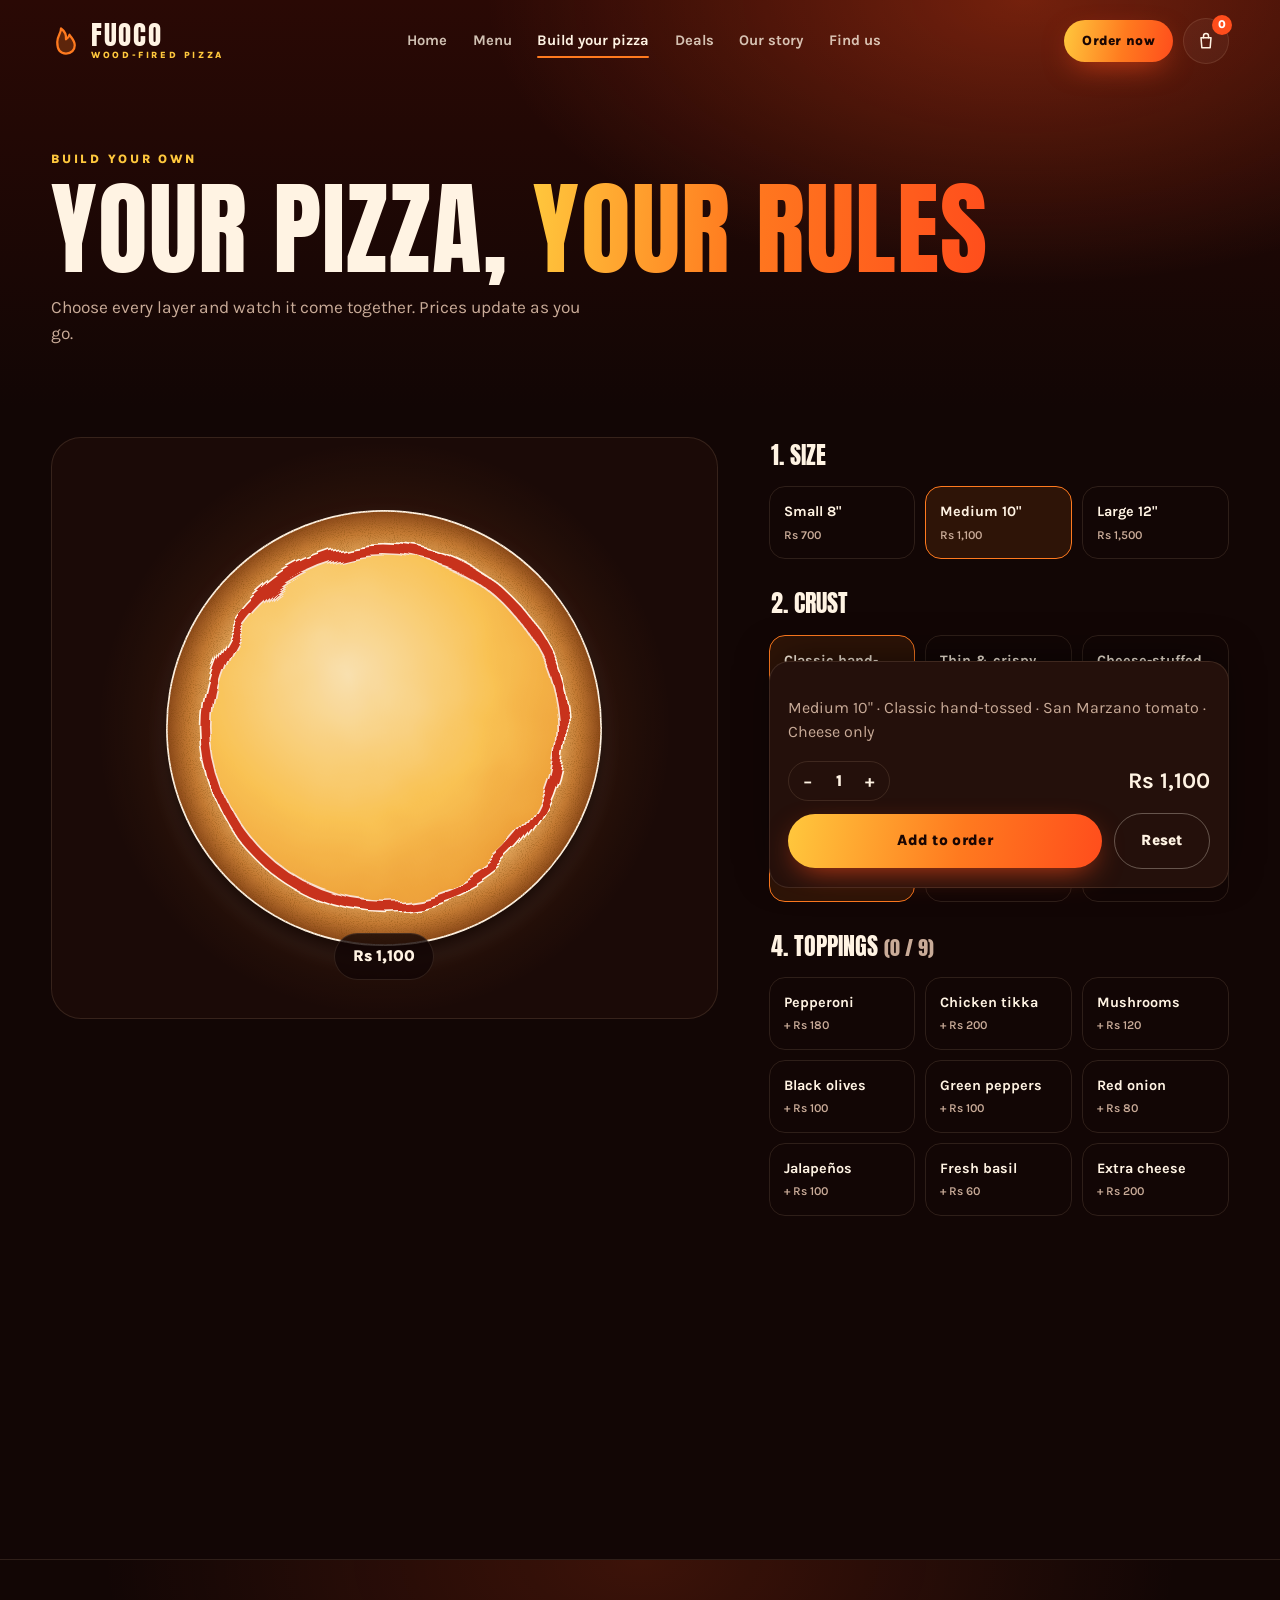
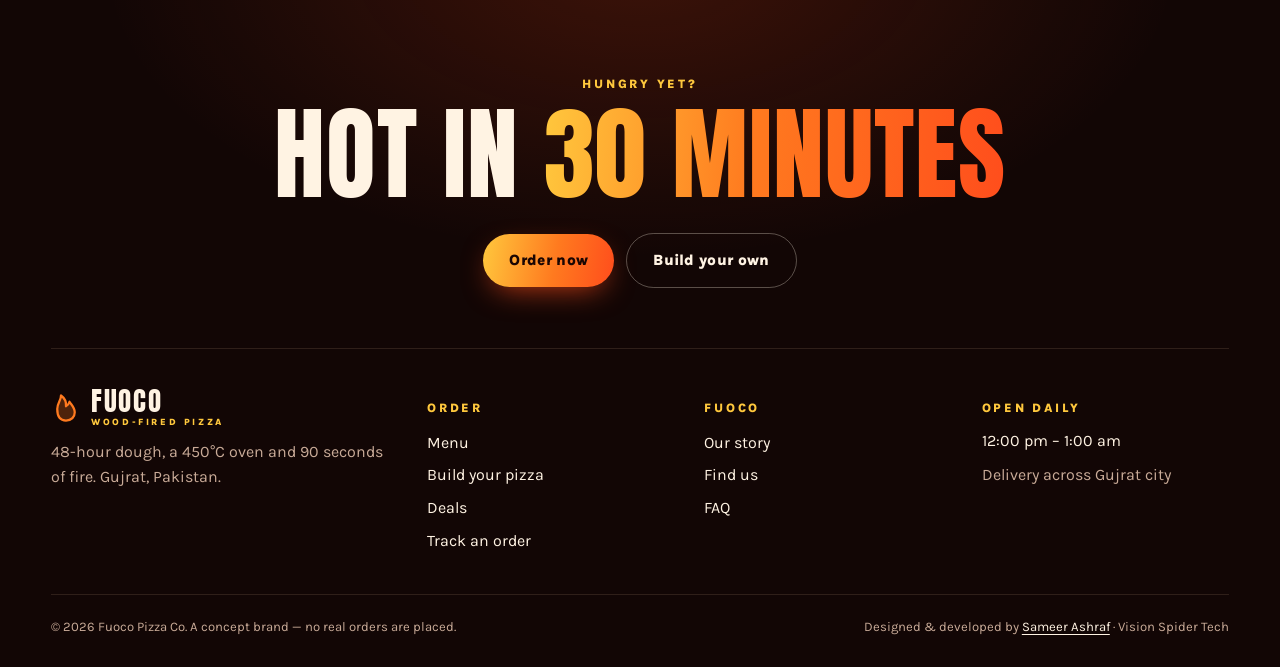
<file: build.html>
<!doctype html>
<html lang="en">
  <head>
    <meta charset="utf-8" />
    <meta name="viewport" content="width=device-width, initial-scale=1" />
    <title>Build your pizza — FUOCO</title>
    <meta name="description" content="Build your own wood-fired pizza: size, crust, sauce and toppings." />
    <meta name="theme-color" content="#120605" />
    <link rel="icon" href="assets/favicon.svg" type="image/svg+xml" />
    <link rel="preconnect" href="https://fonts.googleapis.com" />
    <link rel="preconnect" href="https://fonts.gstatic.com" crossorigin />
    <link rel="preconnect" href="https://images.unsplash.com" />
    <link href="https://fonts.googleapis.com/css2?family=Anton&family=Karla:wght@400;500;600;700;800&display=swap" rel="stylesheet" />
    <link rel="stylesheet" href="styles.css" />
  </head>
  <body data-page="build">
    <div data-header></div>
    <main>
      <section class="page-head">
        <p class="kicker rv">Build your own</p>
        <h1 class="display rv">Your pizza, <span class="fire-text">your rules</span></h1>
        <p class="lead rv">Choose every layer and watch it come together. Prices update as you go.</p>
      </section>
      <section class="page">
        <div class="builder">
          <div class="b-visual b-size-m" data-b-visual>
            <svg viewBox="0 0 500 500" role="img" aria-label="Your pizza preview">
              <defs>
                <radialGradient id="dough" cx="50%" cy="50%" r="50%"><stop offset=".78" stop-color="#e6ad62"/><stop offset=".9" stop-color="#c47a33"/><stop offset="1" stop-color="#8a4818"/></radialGradient>
                <radialGradient id="melt" cx="40%" cy="35%" r="70%"><stop offset="0" stop-color="#fff3bf"/><stop offset=".6" stop-color="#ffd25a"/><stop offset="1" stop-color="#f1a93a"/></radialGradient>
                <filter id="wob"><feTurbulence type="fractalNoise" baseFrequency=".02" numOctaves="2" seed="4"/><feDisplacementMap in="SourceGraphic" scale="22"/></filter>
                <filter id="char"><feTurbulence type="fractalNoise" baseFrequency=".9" numOctaves="1" seed="2" result="n"/><feColorMatrix in="n" values="0 0 0 0 .15  0 0 0 0 .05  0 0 0 0 0  0 0 0 -2.2 1.1" result="d"/><feComposite in="d" in2="SourceGraphic" operator="in"/></filter>
              </defs>
              <g class="b-pizza">
                <ellipse cx="250" cy="262" rx="236" ry="236" fill="#000" opacity=".35" filter="blur(8px)"/>
                <circle cx="250" cy="250" r="232" fill="url(#dough)"/>
                <circle cx="250" cy="250" r="232" fill="#000" filter="url(#char)" opacity=".5"/>
                <circle data-b-stuffed cx="250" cy="250" r="214" fill="none" stroke="#ffd25a" stroke-width="14" opacity="0" style="transition:opacity .4s"/>
                <circle data-b-sauce cx="250" cy="250" r="196" fill="#c8321a" filter="url(#wob)" style="transition:fill .5s"/>
                <circle cx="250" cy="250" r="184" fill="url(#melt)" filter="url(#wob)" opacity=".9"/>
                <g data-b-tops></g>
              </g>
            </svg>
            <p class="b-total" data-b-total>Rs 1,100</p>
          </div>
          <form class="b-panel" data-builder novalidate>
            <fieldset><legend>1. Size</legend><div class="choices" data-b-sizes></div></fieldset>
            <fieldset><legend>2. Crust</legend><div class="choices" data-b-crusts></div></fieldset>
            <fieldset><legend>3. Sauce</legend><div class="choices" data-b-sauces></div></fieldset>
            <fieldset><legend>4. Toppings <small class="muted" data-b-count>(0 / 9)</small></legend><div class="choices" data-b-tops-list></div></fieldset>
            <div class="b-sum">
              <p class="muted" data-b-desc>Medium 10&quot; · Classic · Tomato · Cheese only</p>
              <div class="row">
                <div class="qty" role="group" aria-label="Quantity"><button type="button" data-b-q="-1" aria-label="Fewer">&minus;</button><span data-b-qty>1</span><button type="button" data-b-q="1" aria-label="More">+</button></div>
                <b data-b-price>Rs 1,100</b>
              </div>
              <div class="row" style="margin-top:12px">
                <button type="submit" class="btn btn-fire" style="flex:1">Add to order</button>
                <button type="button" class="btn btn-ghost" data-b-reset>Reset</button>
              </div>
            </div>
          </form>
        </div>
      </section>
    </main>
    <div data-footer></div>
    <script src="js/data.js"></script>
    <script src="js/store.js"></script>
    <script src="js/cards.js"></script>
    <script src="js/pages.js"></script>
    <script src="js/build.js"></script>
  </body>
</html>
</file>
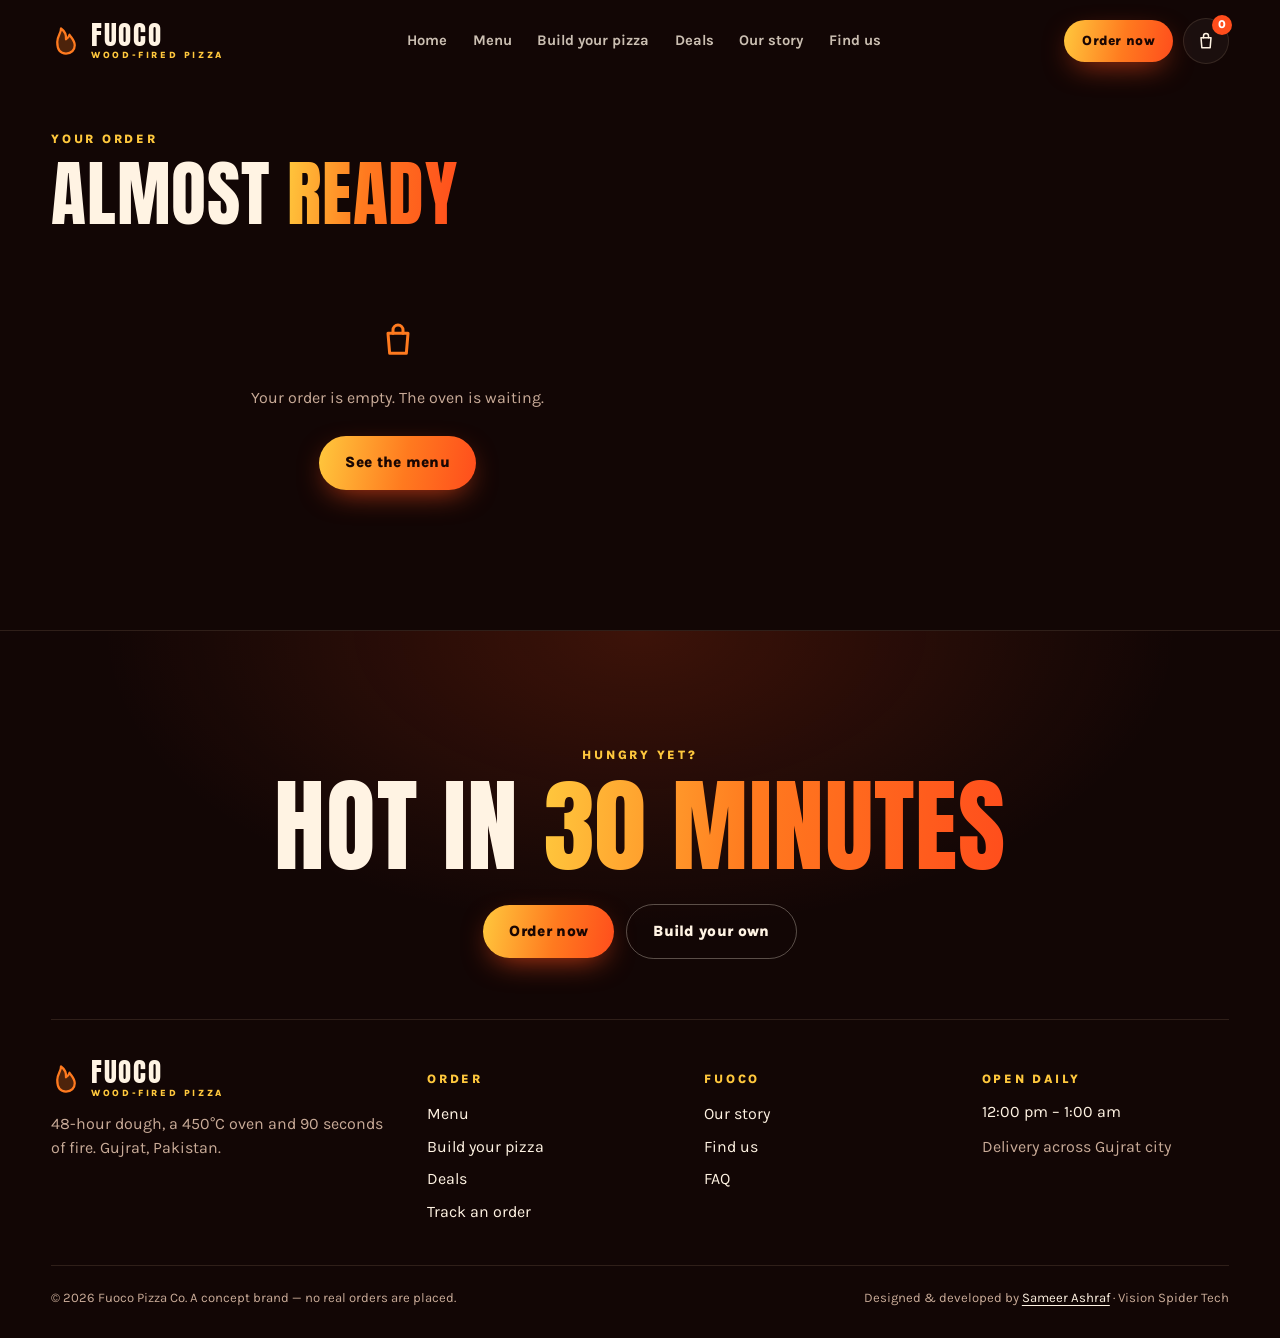
<file: cart.html>
<!doctype html>
<html lang="en">
  <head>
    <meta charset="utf-8" />
    <meta name="viewport" content="width=device-width, initial-scale=1" />
    <title>Your order — FUOCO</title>
    <meta name="description" content="Review your Fuoco pizza order." />
    <meta name="theme-color" content="#120605" />
    <link rel="icon" href="assets/favicon.svg" type="image/svg+xml" />
    <link rel="preconnect" href="https://fonts.googleapis.com" />
    <link rel="preconnect" href="https://fonts.gstatic.com" crossorigin />
    <link rel="preconnect" href="https://images.unsplash.com" />
    <link href="https://fonts.googleapis.com/css2?family=Anton&family=Karla:wght@400;500;600;700;800&display=swap" rel="stylesheet" />
    <link rel="stylesheet" href="styles.css" />
  </head>
  <body data-page="cart">
    <div data-header></div>
    <main>
      <section class="page">
        <p class="kicker">Your order</p>
        <h1 class="display" style="margin-bottom:40px">Almost <span class="fire-text">ready</span></h1>
        <div class="cart-grid">
          <div data-cart-lines></div>
          <aside class="summary" data-summary>
            <h2>Summary</h2>
            <form class="promo" data-promo><input placeholder="Promo code" aria-label="Promo code" data-promo-in /><button class="btn btn-ghost" type="submit">Apply</button></form>
            <p class="promo-msg" data-promo-msg></p>
            <dl class="totals" data-totals></dl>
            <a href="checkout.html" class="btn btn-fire btn-block" data-to-checkout>Go to checkout</a>
            <a href="menu.html" class="btn btn-ghost btn-block">Add more</a>
          </aside>
        </div>
      </section>
    </main>
    <div data-footer></div>
    <script src="js/data.js"></script>
    <script src="js/store.js"></script>
    <script src="js/cards.js"></script>
    <script src="js/pages.js"></script>
  </body>
</html>
</file>
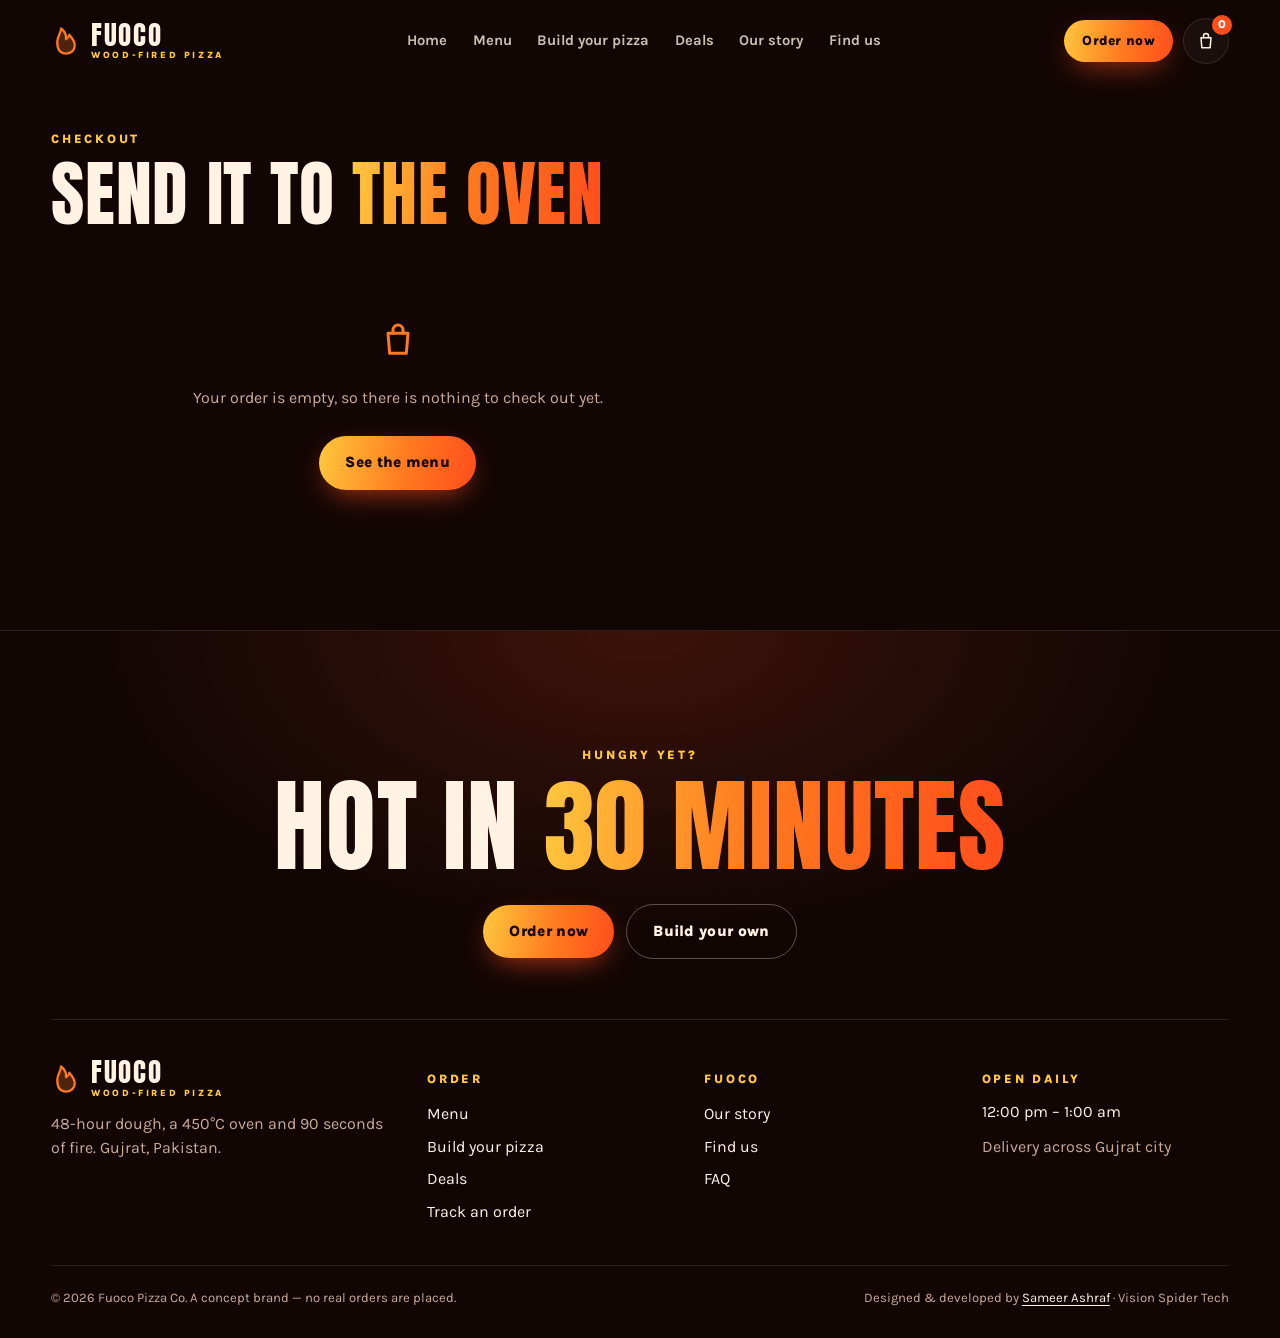
<file: checkout.html>
<!doctype html>
<html lang="en">
  <head>
    <meta charset="utf-8" />
    <meta name="viewport" content="width=device-width, initial-scale=1" />
    <title>Checkout — FUOCO</title>
    <meta name="description" content="Checkout your Fuoco order." />
    <meta name="theme-color" content="#120605" />
    <link rel="icon" href="assets/favicon.svg" type="image/svg+xml" />
    <link rel="preconnect" href="https://fonts.googleapis.com" />
    <link rel="preconnect" href="https://fonts.gstatic.com" crossorigin />
    <link rel="preconnect" href="https://images.unsplash.com" />
    <link href="https://fonts.googleapis.com/css2?family=Anton&family=Karla:wght@400;500;600;700;800&display=swap" rel="stylesheet" />
    <link rel="stylesheet" href="styles.css" />
  </head>
  <body data-page="checkout">
    <div data-header></div>
    <main>
      <section class="page">
        <p class="kicker">Checkout</p>
        <h1 class="display" style="margin-bottom:40px">Send it to <span class="fire-text">the oven</span></h1>
        <div class="cart-grid">
          <form class="co-form" data-checkout novalidate>
            <div class="mode">
              <label class="choice"><input type="radio" name="mode" value="delivery" checked /><span><b>Delivery</b><small>About 30 min &middot; Rs 150</small></span></label>
              <label class="choice"><input type="radio" name="mode" value="pickup" /><span><b>Pickup</b><small>Ready in 15 min &middot; free</small></span></label>
            </div>
            <fieldset>
              <legend>Your details</legend>
              <div class="field-row">
                <div class="field" data-field><label for="o-name">Full name</label><input id="o-name" required autocomplete="name" /><p class="ferr"></p></div>
                <div class="field" data-field><label for="o-phone">Mobile</label><input id="o-phone" required data-type="phone" inputmode="tel" autocomplete="tel" placeholder="0300 1234567" /><p class="ferr"></p></div>
              </div>
              <div class="field" data-field><label for="o-email">Email for the receipt (optional)</label><input id="o-email" type="email" autocomplete="email" /><p class="ferr"></p></div>
            </fieldset>
            <fieldset data-delivery>
              <legend>Delivery address</legend>
              <div class="field-row">
                <div class="field" data-field><label for="o-area">Area</label><select id="o-area" required><option value="">Choose your area</option><option>Gujrat City</option><option>Shadman Colony</option><option>Model Town</option><option>Rehman Shaheed Road</option><option>Jalalpur Jattan Road</option><option>Kunjah Road</option></select><p class="ferr"></p></div>
                <div class="field" data-field><label for="o-street">House and street</label><input id="o-street" required autocomplete="street-address" /><p class="ferr"></p></div>
              </div>
              <div class="field" data-field><label for="o-notes">Directions for the rider (optional)</label><input id="o-notes" placeholder="Near the green gate, second floor" /><p class="ferr"></p></div>
            </fieldset>
            <fieldset>
              <legend>When</legend>
              <div class="field" data-field><label for="o-time">Time</label><select id="o-time" data-time></select><p class="ferr"></p></div>
            </fieldset>
            <fieldset>
              <legend>Payment</legend>
              <label class="pay"><input type="radio" name="pay" value="Cash on delivery" checked /><span><b>Cash on delivery</b><small>Pay the rider or at the counter.</small></span></label>
              <label class="pay"><input type="radio" name="pay" value="Card on delivery" /><span><b>Card on delivery</b><small>The rider brings a card machine.</small></span></label>
              <label class="pay"><input type="radio" name="pay" value="Bank transfer" /><span><b>Bank transfer</b><small>We send the account details by SMS.</small></span></label>
            </fieldset>
            <button type="submit" class="btn btn-fire btn-block" data-place>Place order</button>
            <p class="muted" style="margin-top:12px;font-size:.85rem">This is a concept site. No real order is placed and nothing is charged.</p>
          </form>
          <aside class="summary">
            <h2>Your order</h2>
            <div data-co-lines></div>
            <form class="promo" data-promo style="margin-top:16px"><input placeholder="Promo code" aria-label="Promo code" data-promo-in /><button class="btn btn-ghost" type="submit">Apply</button></form>
            <p class="promo-msg" data-promo-msg></p>
            <dl class="totals" data-totals></dl>
          </aside>
        </div>
      </section>
    </main>
    <div data-footer></div>
    <script src="js/data.js"></script>
    <script src="js/store.js"></script>
    <script src="js/cards.js"></script>
    <script src="js/pages.js"></script>
  </body>
</html>
</file>
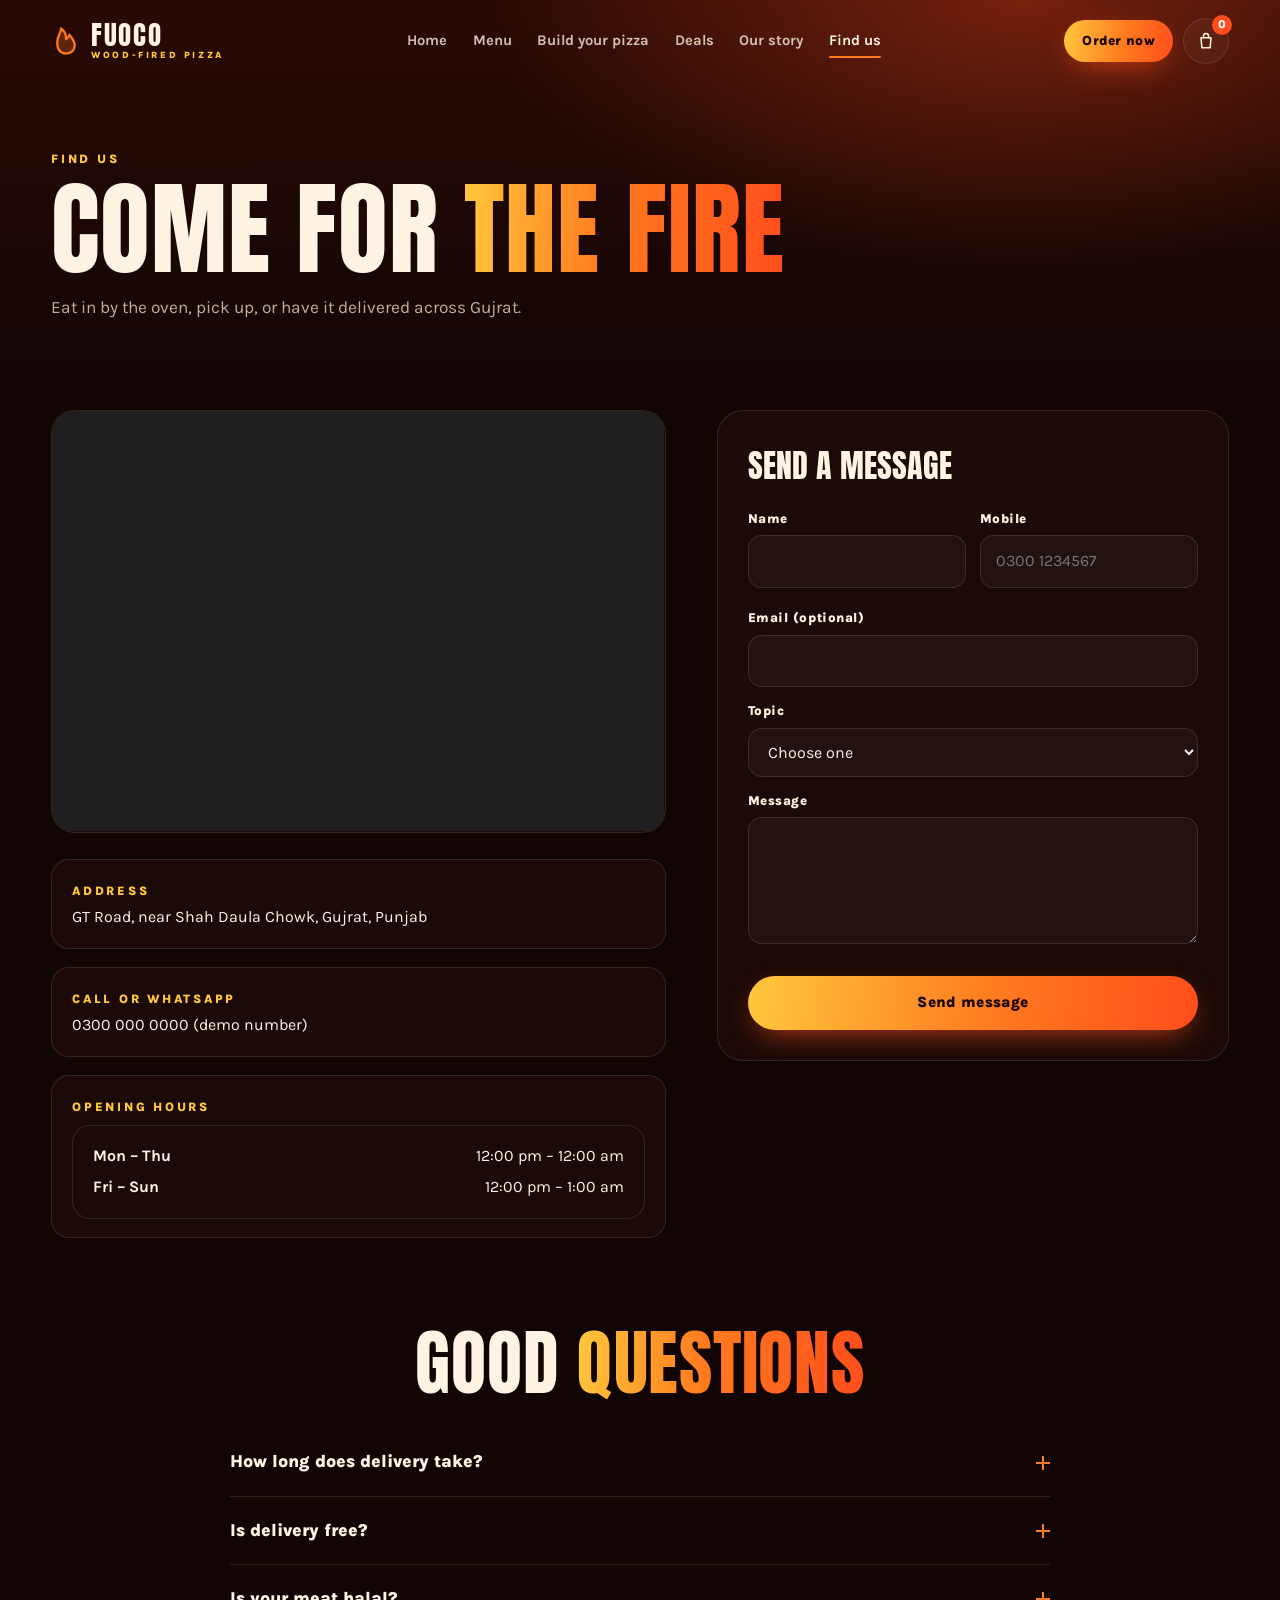
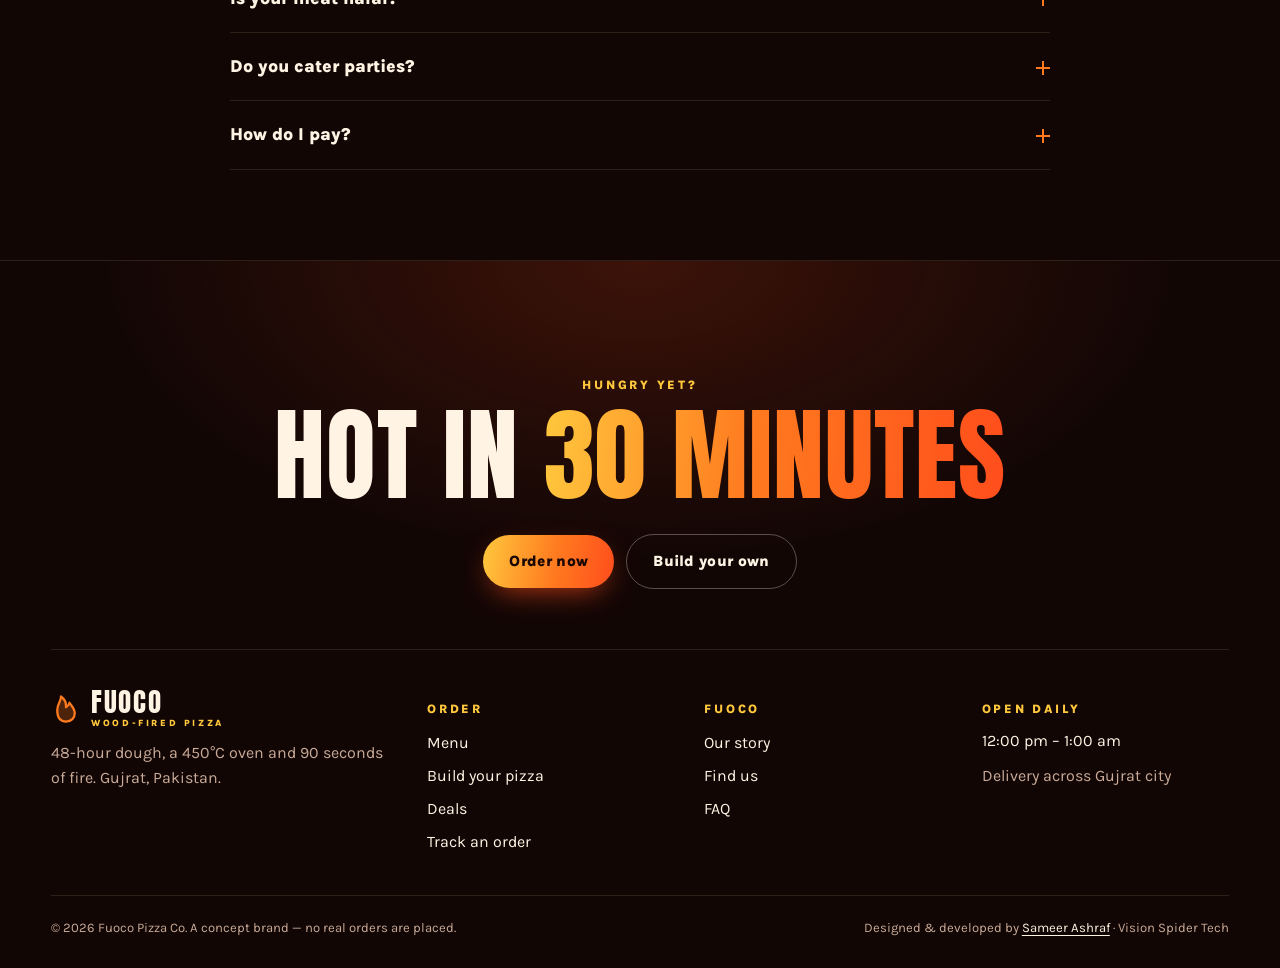
<file: contact.html>
<!doctype html>
<html lang="en">
  <head>
    <meta charset="utf-8" />
    <meta name="viewport" content="width=device-width, initial-scale=1" />
    <title>Find us — FUOCO</title>
    <meta name="description" content="Address, opening hours and contact for Fuoco wood-fired pizza in Gujrat." />
    <meta name="theme-color" content="#120605" />
    <link rel="icon" href="assets/favicon.svg" type="image/svg+xml" />
    <link rel="preconnect" href="https://fonts.googleapis.com" />
    <link rel="preconnect" href="https://fonts.gstatic.com" crossorigin />
    <link rel="preconnect" href="https://images.unsplash.com" />
    <link href="https://fonts.googleapis.com/css2?family=Anton&family=Karla:wght@400;500;600;700;800&display=swap" rel="stylesheet" />
    <link rel="stylesheet" href="styles.css" />
  </head>
  <body data-page="contact">
    <div data-header></div>
    <main>
      <section class="page-head">
        <p class="kicker rv">Find us</p>
        <h1 class="display rv">Come for <span class="fire-text">the fire</span></h1>
        <p class="lead rv">Eat in by the oven, pick up, or have it delivered across Gujrat.</p>
      </section>
      <section class="page">
        <div class="contact-grid">
          <div>
            <div class="map rv"><iframe title="Map of Gujrat" loading="lazy" src="https://www.openstreetmap.org/export/embed.html?bbox=74.045%2C32.555%2C74.105%2C32.595&amp;layer=mapnik&amp;marker=32.5742%2C74.0789"></iframe></div>
            <div class="info-list">
              <div class="rv"><p class="kicker">Address</p><p>GT Road, near Shah Daula Chowk, Gujrat, Punjab</p></div>
              <div class="rv"><p class="kicker">Call or WhatsApp</p><p>0300 000 0000 (demo number)</p></div>
              <div class="rv"><p class="kicker">Opening hours</p><div class="hours"><span><b>Mon &ndash; Thu</b><span>12:00 pm &ndash; 12:00 am</span></span><span><b>Fri &ndash; Sun</b><span>12:00 pm &ndash; 1:00 am</span></span></div></div>
            </div>
          </div>
          <form class="form-card rv" data-contact novalidate>
            <h2>Send a message</h2>
            <div class="field-row">
              <div class="field" data-field><label for="c-name">Name</label><input id="c-name" required autocomplete="name" /><p class="ferr"></p></div>
              <div class="field" data-field><label for="c-phone">Mobile</label><input id="c-phone" required data-type="phone" inputmode="tel" autocomplete="tel" placeholder="0300 1234567" /><p class="ferr"></p></div>
            </div>
            <div class="field" data-field><label for="c-email">Email (optional)</label><input id="c-email" type="email" autocomplete="email" /><p class="ferr"></p></div>
            <div class="field" data-field><label for="c-topic">Topic</label><select id="c-topic" required><option value="">Choose one</option><option>Party or event order</option><option>Feedback on an order</option><option>Catering</option><option>Something else</option></select><p class="ferr"></p></div>
            <div class="field" data-field><label for="c-msg">Message</label><textarea id="c-msg" rows="4" required minlength="10"></textarea><p class="ferr"></p></div>
            <button type="submit" class="btn btn-fire btn-block">Send message</button>
            <p class="muted" data-c-done hidden style="margin-top:14px"></p>
          </form>
        </div>
        <div class="faq" id="faq">
          <h2 class="display center rv" style="margin-bottom:30px">Good <span class="fire-text">questions</span></h2>
          <div class="acc rv"><button type="button" aria-expanded="false">How long does delivery take?<i></i></button><div class="acc-body"><p>About 30 minutes inside Gujrat city. Busy Friday nights can take a little longer, and the tracker will tell you.</p></div></div>
          <div class="acc rv"><button type="button" aria-expanded="false">Is delivery free?<i></i></button><div class="acc-body"><p>Delivery is Rs 150, and free on orders over Rs 2,500. Pickup is always free.</p></div></div>
          <div class="acc rv"><button type="button" aria-expanded="false">Is your meat halal?<i></i></button><div class="acc-body"><p>Yes. All our chicken and beef are halal and come from local suppliers.</p></div></div>
          <div class="acc rv"><button type="button" aria-expanded="false">Do you cater parties?<i></i></button><div class="acc-body"><p>We do, from birthdays to office lunches. Send us a message with your date and headcount.</p></div></div>
          <div class="acc rv"><button type="button" aria-expanded="false">How do I pay?<i></i></button><div class="acc-body"><p>Cash or card on delivery, or bank transfer. Choose at checkout.</p></div></div>
        </div>
      </section>
    </main>
    <div data-footer></div>
    <script src="js/data.js"></script>
    <script src="js/store.js"></script>
    <script src="js/cards.js"></script>
    <script src="js/pages.js"></script>
  </body>
</html>
</file>
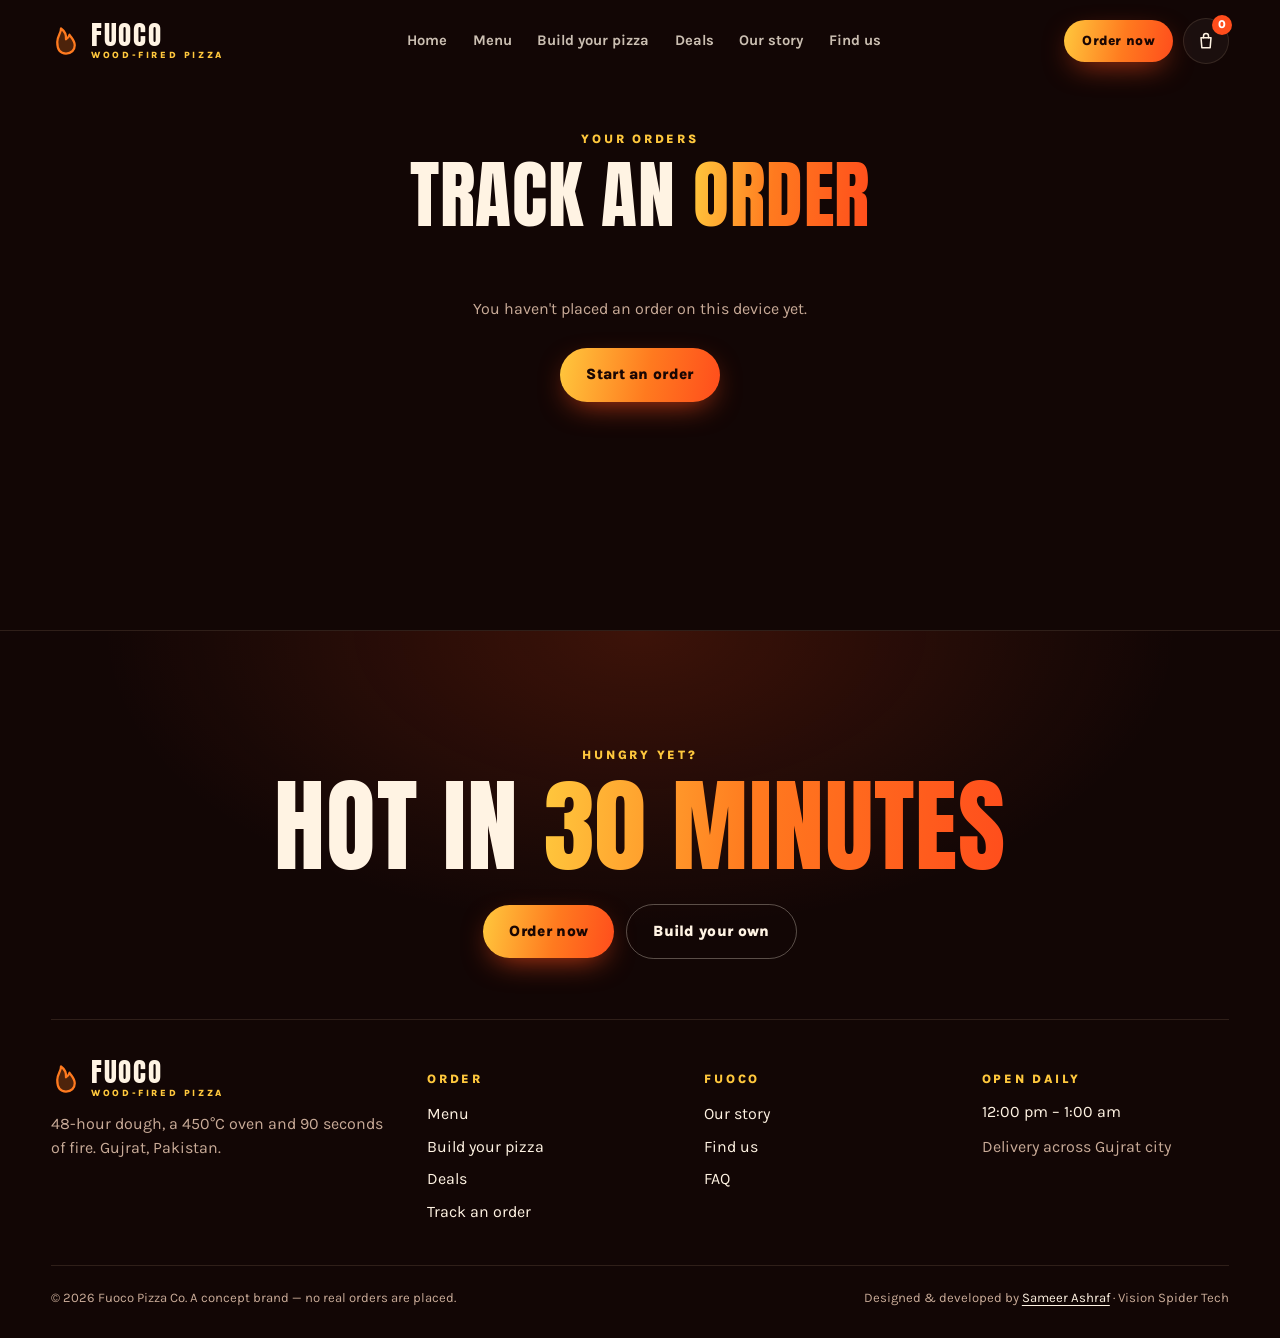
<file: order.html>
<!doctype html>
<html lang="en">
  <head>
    <meta charset="utf-8" />
    <meta name="viewport" content="width=device-width, initial-scale=1" />
    <title>Track your order — FUOCO</title>
    <meta name="description" content="Track your Fuoco pizza order." />
    <meta name="theme-color" content="#120605" />
    <link rel="icon" href="assets/favicon.svg" type="image/svg+xml" />
    <link rel="preconnect" href="https://fonts.googleapis.com" />
    <link rel="preconnect" href="https://fonts.gstatic.com" crossorigin />
    <link rel="preconnect" href="https://images.unsplash.com" />
    <link href="https://fonts.googleapis.com/css2?family=Anton&family=Karla:wght@400;500;600;700;800&display=swap" rel="stylesheet" />
    <link rel="stylesheet" href="styles.css" />
  </head>
  <body data-page="order">
    <div data-header></div>
    <main>
      <section class="page">
        <div class="track" data-track></div>
      </section>
    </main>
    <div data-footer></div>
    <script src="js/data.js"></script>
    <script src="js/store.js"></script>
    <script src="js/cards.js"></script>
    <script src="js/pages.js"></script>
  </body>
</html>
</file>
<file: styles.css>
/* FUOCO — wood-fired pizza
   Dark ember background, fire-orange actions, melted-cheese yellow highlights.
   Anton for big display type, Karla for everything else. */

:root {
  --bg: #120605;
  --bg-2: #1b0a07;
  --bg-3: #24100b;
  --ink: #fff3e3;
  --muted: #c9ab98;
  --line: rgb(255 214 170 / 0.12);
  --fire: #ff4d1c;
  --fire-2: #ff7a1f;
  --cheese: #ffc83d;
  --basil: #4f9b3a;
  --glow: #ff4d1c;
  --display: "Anton", "Impact", "Arial Narrow Bold", sans-serif;
  --body: "Karla", "Segoe UI", system-ui, sans-serif;
  --ease: cubic-bezier(0.19, 1, 0.22, 1);
  --pad: clamp(16px, 4vw, 60px);
  color-scheme: dark;
}
* ,
*::before,
*::after {
  box-sizing: border-box;
}
html {
  scroll-behavior: smooth;
}
body {
  margin: 0;
  background: var(--bg);
  color: var(--ink);
  font-family: var(--body);
  font-size: 16px;
  line-height: 1.55;
  overflow-x: hidden;
  -webkit-font-smoothing: antialiased;
}
a {
  color: inherit;
  text-decoration: none;
}
button {
  font: inherit;
  color: inherit;
  background: none;
  border: 0;
  padding: 0;
  cursor: pointer;
}
img {
  display: block;
  max-width: 100%;
}
svg {
  width: 20px;
  height: 20px;
  fill: none;
  stroke: currentColor;
  stroke-width: 1.8;
  stroke-linecap: round;
  stroke-linejoin: round;
  flex: none;
}
:focus-visible {
  outline: 2px solid var(--cheese);
  outline-offset: 3px;
}
[hidden] {
  display: none !important;
}
.muted {
  color: var(--muted);
}
.center {
  text-align: center;
}
.row {
  display: flex;
  flex-wrap: wrap;
  gap: 12px;
  align-items: center;
}
.row.between {
  justify-content: space-between;
}

/* ---------- type ---------- */
.kicker {
  margin: 0;
  font-size: 0.78rem;
  font-weight: 800;
  letter-spacing: 0.22em;
  text-transform: uppercase;
  color: var(--cheese);
}
.display {
  margin: 10px 0 0;
  font-family: var(--display);
  font-weight: 400;
  font-size: clamp(2.6rem, 5.6vw, 5rem);
  line-height: 0.98;
  letter-spacing: 0.01em;
  text-transform: uppercase;
}
.fire-text {
  background: linear-gradient(95deg, var(--cheese), var(--fire-2) 45%, var(--fire));
  -webkit-background-clip: text;
  background-clip: text;
  color: transparent;
}
.lead {
  margin: 18px 0 0;
  max-width: 34rem;
  color: var(--muted);
  font-size: 1.08rem;
}

/* ---------- buttons ---------- */
.btn {
  display: inline-flex;
  align-items: center;
  justify-content: center;
  gap: 10px;
  padding: 15px 26px;
  border-radius: 999px;
  font-weight: 800;
  font-size: 0.95rem;
  letter-spacing: 0.02em;
  white-space: nowrap;
  transition:
    transform 0.4s var(--ease),
    box-shadow 0.4s var(--ease),
    background 0.3s,
    color 0.3s,
    border-color 0.3s;
}
.btn:active {
  transform: scale(0.97);
}
.btn-fire {
  color: #1a0603;
  background: linear-gradient(100deg, var(--cheese), var(--fire-2) 55%, var(--fire));
  box-shadow: 0 10px 30px -10px rgb(255 77 28 / 0.8);
}
.btn-fire:hover {
  transform: translateY(-2px);
  box-shadow: 0 18px 40px -12px rgb(255 77 28 / 0.95);
}
.btn-ghost {
  border: 1.5px solid rgb(255 243 227 / 0.3);
}
.btn-ghost:hover {
  border-color: var(--cheese);
  color: var(--cheese);
}
.btn-sm {
  padding: 10px 18px;
  font-size: 0.85rem;
}
.btn-block {
  width: 100%;
  margin-top: 10px;
}
.btn.is-off {
  opacity: 0.45;
}
.link-btn {
  font-size: 0.8rem;
  color: var(--muted);
  text-decoration: underline;
  text-underline-offset: 3px;
}
.link-btn:hover {
  color: var(--ink);
}
.icon-btn {
  display: grid;
  place-items: center;
  width: 40px;
  height: 40px;
  border-radius: 50%;
  border: 1px solid var(--line);
  background: rgb(255 255 255 / 0.03);
}
.icon-btn:hover {
  border-color: var(--cheese);
}

/* ---------- loader ---------- */
.loader {
  position: fixed;
  inset: 0;
  z-index: 100;
  display: grid;
  place-content: center;
  justify-items: center;
  gap: 16px;
  background: var(--bg);
  transition:
    opacity 0.6s,
    visibility 0s 0.6s;
}
.ready .loader {
  opacity: 0;
  visibility: hidden;
}
.loader p {
  margin: 0;
  font-family: var(--display);
  font-size: 1.6rem;
  letter-spacing: 0.3em;
}
.loader-pizza {
  position: relative;
  width: 70px;
  height: 70px;
  border-radius: 50%;
  background: conic-gradient(var(--cheese) 0 25%, var(--fire-2) 0 50%, var(--cheese) 0 75%, var(--fire-2) 0);
  animation: spin 1s linear infinite;
  box-shadow: 0 0 40px rgb(255 122 31 / 0.5);
}
.loader-pizza i {
  position: absolute;
  width: 12px;
  height: 12px;
  border-radius: 50%;
  background: #b5240f;
}
.loader-pizza i:nth-child(1) { top: 14px; left: 16px; }
.loader-pizza i:nth-child(2) { top: 20px; right: 14px; }
.loader-pizza i:nth-child(3) { bottom: 14px; left: 26px; }
.loader-pizza i:nth-child(4) { bottom: 22px; right: 18px; }
@keyframes spin {
  to {
    transform: rotate(360deg);
  }
}

/* ---------- nav ---------- */
.nav {
  position: fixed;
  top: 0;
  left: 0;
  right: 0;
  z-index: 30;
  display: flex;
  align-items: center;
  justify-content: space-between;
  gap: 20px;
  padding: 18px var(--pad);
  transition:
    background 0.4s,
    padding 0.4s var(--ease),
    border-color 0.4s;
  border-bottom: 1px solid transparent;
}
.nav.scrolled {
  padding-top: 12px;
  padding-bottom: 12px;
  background: rgb(18 6 5 / 0.82);
  -webkit-backdrop-filter: blur(14px);
  backdrop-filter: blur(14px);
  border-color: var(--line);
}
.logo {
  display: inline-flex;
  align-items: center;
  gap: 10px;
}
.logo > svg {
  width: 30px;
  height: 30px;
  color: var(--fire-2);
  fill: rgb(255 122 31 / 0.25);
}
.logo span {
  display: grid;
  font-family: var(--display);
  font-size: 1.7rem;
  line-height: 0.9;
  letter-spacing: 0.06em;
}
.logo small {
  font-family: var(--body);
  font-size: 0.58rem;
  font-weight: 800;
  letter-spacing: 0.28em;
  text-transform: uppercase;
  color: var(--cheese);
  margin-top: 4px;
}
.nav-links {
  display: flex;
  gap: clamp(14px, 2vw, 30px);
  font-weight: 700;
  font-size: 0.92rem;
}
.nav-links a {
  position: relative;
  padding: 6px 0;
  color: rgb(255 243 227 / 0.78);
  transition: color 0.3s;
}
.nav-links a::after {
  content: "";
  position: absolute;
  left: 0;
  right: 0;
  bottom: 0;
  height: 2px;
  border-radius: 2px;
  background: var(--fire-2);
  transform: scaleX(0);
  transition: transform 0.4s var(--ease);
}
.nav-links a:hover,
.nav-links a[aria-current="page"] {
  color: var(--ink);
}
.nav-links a:hover::after,
.nav-links a[aria-current="page"]::after {
  transform: scaleX(1);
}
.nav-actions {
  display: flex;
  align-items: center;
  gap: 10px;
}
.cart-btn {
  position: relative;
  display: grid;
  place-items: center;
  width: 46px;
  height: 46px;
  border-radius: 50%;
  border: 1px solid var(--line);
  background: rgb(255 255 255 / 0.04);
  transition: border-color 0.3s;
}
.cart-btn:hover {
  border-color: var(--cheese);
}
.cart-count {
  position: absolute;
  top: -4px;
  right: -4px;
  min-width: 20px;
  height: 20px;
  padding: 0 5px;
  border-radius: 999px;
  display: grid;
  place-items: center;
  font-size: 0.72rem;
  font-weight: 800;
  background: var(--fire);
  color: #fff;
}
.bump {
  animation: bump 0.6s var(--ease);
}
@keyframes bump {
  40% {
    transform: scale(1.5);
  }
}
.menu-btn {
  display: none;
  width: 46px;
  height: 46px;
  border-radius: 50%;
  border: 1px solid var(--line);
  place-content: center;
  gap: 4px;
}
.menu-btn span {
  display: block;
  width: 18px;
  height: 2px;
  border-radius: 2px;
  background: var(--ink);
  transition: transform 0.4s var(--ease), opacity 0.3s;
}
.menu-open .menu-btn span:nth-child(1) { transform: translateY(6px) rotate(45deg); }
.menu-open .menu-btn span:nth-child(2) { opacity: 0; }
.menu-open .menu-btn span:nth-child(3) { transform: translateY(-6px) rotate(-45deg); }
.mnav {
  position: fixed;
  inset: 0;
  z-index: 29;
  display: flex;
  align-items: center;
  padding: 0 24px;
  background: radial-gradient(circle at 80% 10%, rgb(255 77 28 / 0.35), transparent 60%), var(--bg);
  opacity: 0;
  visibility: hidden;
  transition: opacity 0.4s, visibility 0s 0.4s;
}
.menu-open .mnav {
  opacity: 1;
  visibility: visible;
  transition: opacity 0.4s;
}
.mnav nav {
  display: grid;
  gap: 8px;
}
.mnav a {
  font-family: var(--display);
  font-size: clamp(2.2rem, 10vw, 3rem);
  text-transform: uppercase;
  line-height: 1.1;
}
.menu-open {
  overflow: hidden;
}

/* ---------- reveal ---------- */
.rv {
  opacity: 0;
  transform: translateY(28px);
  transition:
    opacity 0.9s var(--ease),
    transform 1.1s var(--ease);
}
.rv.in {
  opacity: 1;
  transform: none;
}

/* =====================================================================
   HERO
   ===================================================================== */
.hero {
  position: relative;
  min-height: 100vh;
  min-height: 100svh;
  overflow: hidden;
  isolation: isolate;
  background:
    radial-gradient(55% 70% at 62% 52%, color-mix(in srgb, var(--glow) 55%, transparent), transparent 70%),
    radial-gradient(120% 80% at 50% 120%, #4a0d04, transparent 60%),
    linear-gradient(180deg, #1a0604, #2a0905 60%, #120605);
  transition: background 1s;
}
.embers {
  position: absolute;
  inset: 0;
  width: 100%;
  height: 100%;
  z-index: 3;
  pointer-events: none;
}
.hero-glow {
  position: absolute;
  inset: 0;
  z-index: 0;
  background: radial-gradient(40% 50% at 62% 55%, rgb(255 200 61 / 0.18), transparent 70%);
  animation: flicker 3.2s ease-in-out infinite;
}
@keyframes flicker {
  0%, 100% { opacity: 0.8; }
  40% { opacity: 1; }
  60% { opacity: 0.7; }
}
.hero-word {
  position: absolute;
  z-index: 1;
  left: 0;
  right: 0;
  top: 14%;
  margin: 0;
  text-align: center;
  font-family: var(--display);
  font-weight: 400;
  font-size: clamp(5rem, 17vw, 19rem);
  line-height: 0.9;
  letter-spacing: 0.01em;
  white-space: nowrap;
  pointer-events: none;
}
.hero-word span {
  display: inline-block;
  background: linear-gradient(180deg, #fff1cf 10%, #ffcf6e 55%, #e9861c 100%);
  -webkit-background-clip: text;
  background-clip: text;
  color: transparent;
  filter: drop-shadow(0 10px 30px rgb(0 0 0 / 0.35));
  opacity: 0;
  transform: translateY(40%) scale(0.9);
}
.hero-word.show span {
  animation: letter 0.9s var(--ease) forwards;
  animation-delay: calc(var(--i) * 45ms + 0.15s);
}
@keyframes letter {
  to {
    opacity: 1;
    transform: none;
  }
}

.stage {
  --size: min(48vw, 72vh, 660px);
  --tx: 0px;
  --ty: 0px;
  position: absolute;
  z-index: 2;
  width: var(--size);
  height: var(--size);
  left: 50%;
  top: 56%;
  transform: translate(calc(-50% + var(--tx)), calc(-50% + var(--ty)));
}
.halo {
  position: absolute;
  inset: -6%;
  border-radius: 50%;
  background: radial-gradient(circle, rgb(255 140 40 / 0.45), transparent 62%);
  filter: blur(10px);
}
.pizza-wrap {
  position: absolute;
  inset: 0;
}
.pizza {
  position: absolute;
  inset: 4%;
  border-radius: 50%;
  overflow: hidden;
  box-shadow:
    0 40px 80px -20px rgb(0 0 0 / 0.75),
    0 0 0 6px rgb(255 255 255 / 0.02);
  animation: rotate 60s linear infinite;
}
.pizza img {
  width: 100%;
  height: 100%;
  object-fit: cover;
  transform: scale(1.16);
}
.pizza.enter {
  animation:
    pizza-in 1.4s var(--ease) both,
    rotate 60s linear 1.4s infinite;
}
@keyframes pizza-in {
  from {
    transform: rotate(-140deg) scale(0.55) translateY(-8%);
    opacity: 0;
  }
  to {
    transform: rotate(0deg) scale(1);
    opacity: 1;
  }
}
@keyframes rotate {
  to {
    transform: rotate(360deg);
  }
}
.pizza-out {
  opacity: 0;
  animation: none;
}
.pizza-out.go {
  animation: pizza-out 0.8s var(--ease) both;
}
@keyframes pizza-out {
  from {
    opacity: 1;
    transform: none;
  }
  to {
    opacity: 0;
    transform: rotate(120deg) scale(1.25) translateX(40%);
  }
}

/* melted cheese */
.cheese {
  position: absolute;
  z-index: 3;
  width: 118%;
  height: auto;
  left: -9%;
  bottom: -46%;
  overflow: visible;
  filter: drop-shadow(0 -8px 18px rgb(120 40 0 / 0.45));
  pointer-events: none;
  /* melt into the dark at the sides and bottom */
  -webkit-mask-image: linear-gradient(90deg, transparent, #000 28%, #000 72%, transparent), linear-gradient(180deg, #000 46%, transparent 88%);
  -webkit-mask-composite: source-in;
  mask-image: linear-gradient(90deg, transparent, #000 28%, #000 72%, transparent), linear-gradient(180deg, #000 46%, transparent 88%);
  mask-composite: intersect;
}
.cheese-sheet {
  animation: sheet 6s ease-in-out infinite;
  transform-origin: 50% 100%;
}
@keyframes sheet {
  50% {
    transform: translateY(-10px) scaleY(1.04);
  }
}
.drip {
  animation: drip 4.5s cubic-bezier(0.5, 0, 0.5, 1) infinite;
}
.d1 { animation-delay: -0.5s; }
.d2 { animation-delay: -2.1s; animation-duration: 5.2s; }
.d3 { animation-delay: -1.2s; animation-duration: 4.1s; }
.d4 { animation-delay: -3.3s; }
.d5 { animation-delay: -2.6s; animation-duration: 5.6s; }
@keyframes drip {
  0% { transform: translateY(-60px); }
  50% { transform: translateY(-20px); }
  100% { transform: translateY(-60px); }
}
.cheese-shine path {
  fill: none;
  stroke: rgb(255 255 240 / 0.7);
  stroke-width: 7;
  stroke-linecap: round;
  filter: blur(2px);
  animation: sheet 6s ease-in-out infinite;
}

/* floating ingredients */
.float {
  --px: 0px;
  --py: 0px;
  position: absolute;
  z-index: 4;
  transform: translate(var(--px), var(--py));
}
.float svg {
  width: 100%;
  height: 100%;
  animation: bob 5s ease-in-out infinite;
  filter: drop-shadow(0 12px 14px rgb(0 0 0 / 0.45));
}
@keyframes bob {
  50% {
    transform: translateY(-14px) rotate(8deg);
  }
}
.f1 { width: 13%; height: 13%; left: -6%; top: 12%; }
.f2 { width: 9%; height: 9%; right: 2%; top: 4%; }
.f2 svg { animation-delay: -1.5s; }
.f3 { width: 12%; height: 12%; right: -10%; top: 38%; }
.f3 svg { animation-delay: -2.4s; }
.f4 { width: 10%; height: 10%; right: -4%; top: 68%; }
.f4 svg { animation-delay: -3.1s; }
.f5 { width: 8%; height: 8%; left: 26%; top: -6%; transform: translate(var(--px), var(--py)) rotate(140deg); }
.leaf { fill: #3f8f2f; stroke: #2b6a1f; stroke-width: 1.5; }
.vein { stroke: #9bd17a; stroke-width: 1.5; }
.pep { fill: #b7260f; stroke: #8a1a09; stroke-width: 2; }
.pep-dot { fill: #e8664a; stroke: none; }
.chili { fill: #e5260f; stroke: #a8180a; stroke-width: 1.5; }
.stem { stroke: #3f8f2f; stroke-width: 3; }
.tom { fill: #e33b1d; stroke: #b5240f; stroke-width: 2; }
.tom-in { fill: #ff7a5a; stroke: none; }
.tom-seed { stroke: #ffd6a0; stroke-width: 3; }

.hero-info {
  position: absolute;
  z-index: 5;
  left: var(--pad);
  bottom: 9vh;
  max-width: 330px;
}
.hero-info.swap > * {
  animation: info-in 0.9s var(--ease) both;
}
.hero-info.swap > :nth-child(2) { animation-delay: 0.06s; }
.hero-info.swap > :nth-child(3) { animation-delay: 0.12s; }
.hero-info.swap > :nth-child(4) { animation-delay: 0.18s; }
@keyframes info-in {
  from {
    opacity: 0;
    transform: translateY(18px);
  }
}
.hero-info {
  text-shadow: 0 2px 14px rgb(18 6 5 / 0.7);
}
.hero-name {
  margin: 10px 0 6px;
  font-family: var(--display);
  font-weight: 400;
  font-size: clamp(2rem, 3.2vw, 2.8rem);
  line-height: 1;
  text-transform: uppercase;
}
.hero-desc {
  margin: 0 0 20px;
  color: var(--muted);
}
.hero-ctrl {
  position: absolute;
  z-index: 5;
  right: var(--pad);
  bottom: 9vh;
  display: flex;
  align-items: center;
  gap: 14px;
}
.arrow {
  display: grid;
  place-items: center;
  width: 52px;
  height: 52px;
  border-radius: 50%;
  border: 1.5px solid rgb(255 243 227 / 0.3);
  background: rgb(18 6 5 / 0.35);
  -webkit-backdrop-filter: blur(6px);
  backdrop-filter: blur(6px);
  transition:
    background 0.3s,
    border-color 0.3s,
    transform 0.3s var(--ease);
}
.arrow:hover {
  background: var(--fire);
  border-color: var(--fire);
  transform: scale(1.06);
}
.dots {
  display: flex;
  gap: 8px;
}
.dots button {
  position: relative;
  width: 34px;
  height: 4px;
  border-radius: 4px;
  background: rgb(255 243 227 / 0.25);
  overflow: hidden;
}
.dots button i {
  position: absolute;
  inset: 0;
  background: var(--cheese);
  transform-origin: left;
  transform: scaleX(0);
}
.dots button.on {
  width: 56px;
}
.dots button {
  transition: width 0.4s var(--ease);
}
.hero-meta {
  position: absolute;
  z-index: 5;
  right: var(--pad);
  top: 50%;
  transform: translateY(-50%);
  display: grid;
  gap: 22px;
  text-align: right;
}
.hero-meta p {
  margin: 0;
  display: grid;
  font-size: 0.72rem;
  font-weight: 800;
  letter-spacing: 0.18em;
  text-transform: uppercase;
  color: var(--muted);
}
.hero-meta b {
  font-family: var(--display);
  font-weight: 400;
  font-size: 2rem;
  letter-spacing: 0.02em;
  color: var(--ink);
  line-height: 1;
}

/* =====================================================================
   SECTIONS
   ===================================================================== */
.section {
  padding: clamp(70px, 10vw, 130px) var(--pad);
}
.sec-head {
  display: flex;
  align-items: flex-end;
  justify-content: space-between;
  gap: 20px;
  flex-wrap: wrap;
  margin-bottom: 40px;
}
.perks {
  display: grid;
  grid-template-columns: repeat(4, minmax(0, 1fr));
  border-top: 1px solid var(--line);
  border-bottom: 1px solid var(--line);
  background: var(--bg-2);
}
.perk {
  padding: 34px 28px;
  border-right: 1px solid var(--line);
}
.perk:last-child {
  border-right: 0;
}
.perk span {
  font-family: var(--display);
  font-size: 1.1rem;
  color: var(--fire-2);
}
.perk h3 {
  margin: 8px 0 4px;
  font-size: 1.2rem;
}
.perk p {
  margin: 0;
  color: var(--muted);
  font-size: 0.95rem;
}

/* cards */
.cards {
  display: grid;
  grid-template-columns: repeat(auto-fill, minmax(min(250px, 100%), 1fr));
  gap: 22px;
}
.card {
  display: flex;
  flex-direction: column;
  border-radius: 26px;
  background: linear-gradient(180deg, var(--bg-3), var(--bg-2));
  border: 1px solid var(--line);
  overflow: hidden;
  transition:
    transform 0.6s var(--ease),
    border-color 0.4s,
    box-shadow 0.6s var(--ease);
}
.card:hover {
  transform: translateY(-8px);
  border-color: rgb(255 122 31 / 0.5);
  box-shadow: 0 30px 60px -30px rgb(255 77 28 / 0.6);
}
.card-media {
  position: relative;
  padding: 22px 22px 0;
}
.card-media img {
  width: 100%;
  aspect-ratio: 1;
  object-fit: cover;
  border-radius: 50%;
  box-shadow: 0 24px 40px -18px rgb(0 0 0 / 0.8);
  transition: transform 1.2s var(--ease);
}
.card:hover .card-media img {
  transform: rotate(40deg) scale(1.04);
}
.badge {
  position: absolute;
  z-index: 1;
  top: 18px;
  left: 18px;
  padding: 6px 12px;
  border-radius: 999px;
  font-size: 0.7rem;
  font-weight: 800;
  letter-spacing: 0.08em;
  text-transform: uppercase;
  background: var(--cheese);
  color: #1a0603;
}
.card-body {
  display: flex;
  flex-direction: column;
  flex: 1;
  padding: 18px 22px 22px;
}
.card-tags {
  display: flex;
  gap: 8px;
  min-height: 22px;
}
.tag {
  display: inline-flex;
  align-items: center;
  gap: 4px;
  font-size: 0.72rem;
  font-weight: 700;
}
.tag svg {
  width: 14px;
  height: 14px;
}
.tag.veg {
  color: #8fd36f;
}
.tag.veg svg {
  fill: currentColor;
}
.tag.hot {
  color: var(--fire);
}
.tag.hot svg {
  fill: currentColor;
}
.card-name {
  margin: 6px 0 6px;
  font-family: var(--display);
  font-weight: 400;
  font-size: 1.7rem;
  line-height: 1.02;
  text-transform: uppercase;
}
.card-desc {
  margin: 0;
  color: var(--muted);
  font-size: 0.92rem;
  flex: 1;
}
.card-foot {
  display: flex;
  align-items: center;
  justify-content: space-between;
  gap: 10px;
  margin-top: 18px;
}
.card-price {
  margin: 0;
  font-weight: 800;
  font-size: 1.15rem;
}
.card-price small {
  font-size: 0.72rem;
  color: var(--muted);
  font-weight: 600;
}
.card-price s {
  color: var(--muted);
  font-weight: 500;
  font-size: 0.9rem;
  margin-left: 6px;
}
.add-btn {
  display: inline-flex;
  align-items: center;
  gap: 6px;
  padding: 10px 16px;
  border-radius: 999px;
  font-weight: 800;
  font-size: 0.85rem;
  background: rgb(255 122 31 / 0.14);
  color: var(--fire-2);
  border: 1px solid rgb(255 122 31 / 0.4);
  transition:
    background 0.3s,
    color 0.3s,
    transform 0.4s var(--ease);
}
.add-btn:hover {
  background: var(--fire);
  color: #fff;
  border-color: var(--fire);
}
.add-btn svg {
  width: 16px;
  height: 16px;
  transition: transform 0.4s var(--ease);
}
.add-btn:hover svg {
  transform: rotate(90deg);
}

/* build band */
.build-band {
  display: grid;
  grid-template-columns: 1fr 1fr;
  align-items: center;
  gap: 40px;
  margin: 0 var(--pad);
  padding: clamp(36px, 6vw, 80px);
  border-radius: 34px;
  background:
    radial-gradient(60% 90% at 85% 50%, rgb(255 122 31 / 0.3), transparent 70%),
    linear-gradient(120deg, #2c0d07, #1a0705);
  border: 1px solid var(--line);
  overflow: hidden;
}
.build-copy .btn {
  margin-top: 28px;
}
.build-visual {
  display: grid;
  place-items: center;
}
.mini-pizza {
  position: relative;
  width: min(360px, 70vw);
  aspect-ratio: 1;
  animation: rotate 30s linear infinite;
}
.mini-pizza span,
.mini-pizza i,
.mini-pizza b {
  position: absolute;
  border-radius: 50%;
}
.mp-dough {
  inset: 0;
  background: radial-gradient(circle, #e8b26a 60%, #c27a32 72%, #8f4c1a 100%);
  box-shadow: 0 30px 60px -20px rgb(0 0 0 / 0.8);
}
.mp-sauce {
  inset: 9%;
  background: radial-gradient(circle, #d8401f, #b02a12);
  animation: pop-in 6s var(--ease) infinite;
}
.mp-cheese {
  inset: 12%;
  background: radial-gradient(circle at 40% 35%, #fff2b3, #ffd457 55%, #f4b13a);
  opacity: 0.92;
  animation: pop-in 6s var(--ease) 0.4s infinite;
}
.mini-pizza .t {
  width: 13%;
  height: 13%;
  background: radial-gradient(circle at 35% 35%, #e35a3c, #a8200d);
  box-shadow: inset 0 0 0 2px rgb(0 0 0 / 0.15);
  animation: drop 6s var(--ease) infinite;
}
.t1 { top: 22%; left: 30%; animation-delay: 0.9s !important; }
.t2 { top: 26%; left: 56%; animation-delay: 1s !important; }
.t3 { top: 46%; left: 22%; animation-delay: 1.1s !important; }
.t4 { top: 44%; left: 46%; animation-delay: 1.2s !important; }
.t5 { top: 42%; left: 68%; animation-delay: 1.3s !important; }
.t6 { top: 64%; left: 32%; animation-delay: 1.4s !important; }
.t7 { top: 66%; left: 56%; animation-delay: 1.5s !important; }
.t8 { top: 30%; left: 43%; width: 8% !important; height: 8% !important; animation-delay: 1.6s !important; }
.mini-pizza .l {
  width: 12%;
  height: 7%;
  border-radius: 0 100% 0 100%;
  background: #3f8f2f;
  animation: drop 6s var(--ease) infinite;
}
.l1 { top: 34%; left: 34%; animation-delay: 1.8s !important; transform: rotate(30deg); }
.l2 { top: 56%; left: 60%; animation-delay: 1.9s !important; }
.l3 { top: 58%; left: 40%; animation-delay: 2s !important; }
@keyframes pop-in {
  0% { transform: scale(0); }
  12%, 88% { transform: scale(1); }
  100% { transform: scale(1); }
}
@keyframes drop {
  0%, 10% { opacity: 0; transform: translateY(-80px) scale(1.4); }
  22%, 92% { opacity: 1; transform: none; }
  100% { opacity: 0; }
}

/* deals */
.countdown {
  margin: 0;
  font-weight: 700;
  color: var(--muted);
}
.countdown b {
  display: inline-block;
  margin-left: 8px;
  padding: 6px 12px;
  border-radius: 10px;
  font-family: var(--display);
  font-weight: 400;
  font-size: 1.4rem;
  letter-spacing: 0.06em;
  color: var(--cheese);
  background: rgb(255 200 61 / 0.1);
  font-variant-numeric: tabular-nums;
}
.deals {
  display: grid;
  grid-template-columns: repeat(auto-fit, minmax(min(300px, 100%), 1fr));
  gap: 22px;
}
.deal {
  border-radius: 26px;
  overflow: hidden;
  background: var(--bg-2);
  border: 1px solid var(--line);
  transition:
    transform 0.6s var(--ease),
    border-color 0.4s;
}
.deal:hover {
  transform: translateY(-6px);
  border-color: rgb(255 200 61 / 0.5);
}
.deal-media {
  position: relative;
  aspect-ratio: 16 / 10;
  overflow: hidden;
}
.deal-media img {
  width: 100%;
  height: 100%;
  object-fit: cover;
  transition: transform 1.2s var(--ease);
}
.deal:hover .deal-media img {
  transform: scale(1.08);
}
.save {
  position: absolute;
  top: 14px;
  right: 14px;
  padding: 8px 12px;
  border-radius: 12px;
  font-family: var(--display);
  font-size: 1.1rem;
  letter-spacing: 0.03em;
  background: var(--fire);
  color: #fff;
  transform: rotate(4deg);
}
.deal-body {
  padding: 22px;
}
.deal-name {
  margin: 6px 0 8px;
  font-family: var(--display);
  font-weight: 400;
  font-size: 2rem;
  text-transform: uppercase;
  line-height: 1;
}

/* steps */
.steps-sec .display {
  margin-bottom: 50px;
}
.steps {
  list-style: none;
  margin: 0 auto;
  padding: 0;
  max-width: 1100px;
  display: grid;
  grid-template-columns: repeat(3, minmax(0, 1fr));
  gap: 22px;
  counter-reset: s;
}
.steps li {
  position: relative;
  padding: 34px 28px;
  border-radius: 24px;
  border: 1px solid var(--line);
  background: linear-gradient(160deg, rgb(255 122 31 / 0.08), transparent 60%);
}
.steps li span {
  display: grid;
  place-items: center;
  width: 54px;
  height: 54px;
  border-radius: 50%;
  font-family: var(--display);
  font-size: 1.5rem;
  color: #1a0603;
  background: linear-gradient(135deg, var(--cheese), var(--fire-2));
}
.steps h3 {
  margin: 18px 0 6px;
  font-size: 1.35rem;
}
.steps p {
  margin: 0;
  color: var(--muted);
}

/* story */
.story {
  display: grid;
  grid-template-columns: 1.05fr 1fr;
  align-items: center;
  gap: clamp(30px, 6vw, 90px);
  padding: 0 var(--pad) clamp(70px, 10vw, 130px);
}
.story-img {
  border-radius: 30px;
  overflow: hidden;
  aspect-ratio: 4 / 3.4;
}
.story-img img {
  width: 100%;
  height: 100%;
  object-fit: cover;
}
.story-copy .btn {
  margin-top: 28px;
}

/* footer */
.footer {
  border-top: 1px solid var(--line);
  background: radial-gradient(60% 60% at 50% 0%, rgb(255 77 28 / 0.18), transparent 70%), var(--bg);
  padding: 0 var(--pad) 30px;
}
.footer-cta {
  text-align: center;
  padding: clamp(70px, 9vw, 120px) 0 60px;
}
.footer-cta .display {
  font-size: clamp(2.8rem, 8vw, 7rem);
}
.footer-cta .row {
  justify-content: center;
  margin-top: 28px;
}
.footer-grid {
  display: grid;
  grid-template-columns: 1.4fr 1fr 1fr 1fr;
  gap: 30px;
  padding: 40px 0;
  border-top: 1px solid var(--line);
}
.footer-grid ul {
  list-style: none;
  padding: 0;
  margin: 12px 0 0;
  display: grid;
  gap: 8px;
}
.footer-grid a:hover {
  color: var(--cheese);
}
.footer-grid p {
  margin: 10px 0 0;
}
.footer-bottom {
  display: flex;
  justify-content: space-between;
  flex-wrap: wrap;
  gap: 10px;
  padding-top: 22px;
  border-top: 1px solid var(--line);
  color: var(--muted);
  font-size: 0.82rem;
}
.footer-bottom p {
  margin: 0;
}
.footer-bottom a {
  color: var(--ink);
  text-decoration: underline;
  text-underline-offset: 3px;
}

/* =====================================================================
   DRAWER, MODAL, TOAST, CART LINES
   ===================================================================== */
.scrim {
  position: fixed;
  inset: 0;
  z-index: 40;
  background: rgb(0 0 0 / 0.6);
  opacity: 0;
  visibility: hidden;
  transition: opacity 0.4s, visibility 0s 0.4s;
}
.drawer {
  position: fixed;
  z-index: 41;
  top: 0;
  right: 0;
  bottom: 0;
  width: min(430px, 100vw);
  display: grid;
  grid-template-rows: auto 1fr auto;
  background: var(--bg-2);
  border-left: 1px solid var(--line);
  transform: translateX(100%);
  transition: transform 0.6s var(--ease);
}
.cart-open .drawer {
  transform: none;
}
.cart-open .scrim {
  opacity: 1;
  visibility: visible;
  transition: opacity 0.4s;
}
.cart-open {
  overflow: hidden;
}
.drawer-head {
  display: flex;
  justify-content: space-between;
  align-items: center;
  padding: 20px 22px;
  border-bottom: 1px solid var(--line);
}
.drawer-title {
  margin: 0;
  font-family: var(--display);
  font-size: 1.8rem;
  text-transform: uppercase;
}
.drawer-title span {
  font-family: var(--body);
  font-size: 0.85rem;
  color: var(--muted);
  vertical-align: middle;
}
.drawer-body {
  overflow-y: auto;
  padding: 6px 22px;
}
.drawer-foot {
  padding: 18px 22px 22px;
  border-top: 1px solid var(--line);
}
.meter {
  height: 6px;
  border-radius: 6px;
  background: rgb(255 255 255 / 0.08);
  overflow: hidden;
}
.meter i {
  display: block;
  height: 100%;
  background: linear-gradient(90deg, var(--cheese), var(--fire));
  transform-origin: left;
  transform: scaleX(0);
  transition: transform 0.6s var(--ease);
}
.drawer-note {
  margin: 8px 0 12px;
  font-size: 0.85rem;
  color: var(--cheese);
}
.drawer-sub {
  display: flex;
  justify-content: space-between;
  font-size: 1.15rem;
  margin-bottom: 4px;
}
.line {
  display: grid;
  grid-template-columns: 64px 1fr auto;
  gap: 14px;
  align-items: center;
  padding: 16px 0;
  border-bottom: 1px solid var(--line);
}
.line-img img,
.line-diy {
  width: 64px;
  height: 64px;
  border-radius: 50%;
  object-fit: cover;
}
.line-diy {
  display: grid;
  place-items: center;
  font-family: var(--display);
  background: radial-gradient(circle, #ffd457 45%, #d8401f 47% 62%, #e8b26a 64%);
  color: #6b1c08;
}
.line-name {
  margin: 0;
  font-weight: 800;
}
.line-note {
  margin: 2px 0 0;
  font-size: 0.8rem;
  color: var(--muted);
}
.line-row {
  display: flex;
  align-items: center;
  gap: 14px;
  margin-top: 8px;
}
.line-price {
  margin: 0;
  font-weight: 800;
}
.qty {
  display: inline-flex;
  align-items: center;
  border: 1px solid var(--line);
  border-radius: 999px;
}
.qty button {
  width: 38px;
  height: 38px;
  border-radius: 50%;
  font-size: 1.1rem;
  font-weight: 700;
}
.qty button:hover {
  background: rgb(255 255 255 / 0.08);
}
.qty span {
  min-width: 24px;
  text-align: center;
  font-weight: 800;
}
.qty-sm button {
  width: 30px;
  height: 30px;
}
.empty {
  display: grid;
  justify-items: center;
  gap: 10px;
  padding: 50px 0;
  color: var(--muted);
  text-align: center;
}
.empty svg {
  width: 40px;
  height: 40px;
  color: var(--fire-2);
}

.modal {
  position: fixed;
  inset: 0;
  z-index: 50;
  display: grid;
  place-items: center;
  padding: 16px;
  background: rgb(0 0 0 / 0.65);
  opacity: 0;
  visibility: hidden;
  transition: opacity 0.3s, visibility 0s 0.3s;
}
.modal.on {
  opacity: 1;
  visibility: visible;
  transition: opacity 0.3s;
}
.modal-card {
  position: relative;
  display: grid;
  grid-template-columns: 0.9fr 1fr;
  width: min(820px, 100%);
  border-radius: 28px;
  background: var(--bg-2);
  border: 1px solid var(--line);
  overflow: hidden;
  transform: translateY(20px) scale(0.97);
  transition: transform 0.5s var(--ease);
}
.modal.on .modal-card {
  transform: none;
}
.modal-x {
  position: absolute;
  top: 14px;
  right: 14px;
  z-index: 1;
}
.modal-img {
  background: radial-gradient(circle, rgb(255 122 31 / 0.3), transparent 70%), var(--bg-3);
  display: grid;
  place-items: center;
  padding: 26px;
}
.modal-img img {
  width: 100%;
  aspect-ratio: 1;
  object-fit: cover;
  border-radius: 50%;
  box-shadow: 0 30px 50px -20px rgb(0 0 0 / 0.9);
  animation: rotate 40s linear infinite;
}
.modal-body {
  padding: 34px 30px 30px;
}
.modal-body h3 {
  margin: 8px 0 18px;
  font-family: var(--display);
  font-weight: 400;
  font-size: 2.2rem;
  line-height: 1;
  text-transform: uppercase;
}
.size-opts {
  display: grid;
  gap: 10px;
  margin-bottom: 22px;
}
.size-opt {
  display: grid;
  grid-template-columns: 1fr auto;
  grid-template-rows: auto auto;
  text-align: left;
  padding: 14px 18px;
  border-radius: 16px;
  border: 1.5px solid var(--line);
  transition: border-color 0.3s, background 0.3s;
}
.size-opt small {
  grid-row: 2;
  color: var(--muted);
}
.size-opt span {
  grid-row: 1 / 3;
  grid-column: 2;
  align-self: center;
  font-weight: 800;
}
.size-opt.on {
  border-color: var(--fire-2);
  background: rgb(255 122 31 / 0.1);
}

.toast {
  position: fixed;
  z-index: 60;
  left: 50%;
  bottom: 24px;
  padding: 14px 22px;
  border-radius: 14px;
  background: var(--ink);
  color: #1a0603;
  font-weight: 700;
  transform: translate(-50%, calc(100% + 40px));
  visibility: hidden;
  transition:
    transform 0.5s var(--ease),
    visibility 0s 0.5s;
}
.toast.on {
  transform: translate(-50%, 0);
  visibility: visible;
  transition: transform 0.5s var(--ease);
}

/* =====================================================================
   INNER PAGES
   ===================================================================== */
.page {
  padding: 130px var(--pad) 90px;
  min-height: 70vh;
}
.page-head {
  position: relative;
  padding: 150px var(--pad) 60px;
  background:
    radial-gradient(60% 100% at 80% 0%, rgb(255 77 28 / 0.35), transparent 70%),
    linear-gradient(180deg, #2a0905, var(--bg));
  overflow: hidden;
}
.page-head .display {
  font-size: clamp(3rem, 8vw, 7rem);
}
.page-head .lead {
  margin-top: 14px;
}
.page-head + .page {
  padding-top: 30px;
}

/* menu page */
.toolbar {
  position: sticky;
  top: 74px;
  z-index: 10;
  display: flex;
  flex-wrap: wrap;
  gap: 14px;
  align-items: center;
  justify-content: space-between;
  padding: 14px 0;
  margin-bottom: 30px;
  background: rgb(18 6 5 / 0.9);
  -webkit-backdrop-filter: blur(10px);
  backdrop-filter: blur(10px);
  border-bottom: 1px solid var(--line);
}
.tabs {
  display: flex;
  flex-wrap: wrap;
  gap: 8px;
}
.tab {
  padding: 10px 18px;
  border-radius: 999px;
  border: 1px solid var(--line);
  font-weight: 800;
  font-size: 0.88rem;
  transition: background 0.3s, color 0.3s, border-color 0.3s;
}
.tab:hover {
  border-color: var(--fire-2);
}
.tab.on {
  background: var(--fire-2);
  border-color: var(--fire-2);
  color: #1a0603;
}
.search {
  position: relative;
  width: min(320px, 100%);
}
.search svg {
  position: absolute;
  left: 14px;
  top: 50%;
  transform: translateY(-50%);
  color: var(--muted);
}
.search input {
  padding-left: 42px;
  border-radius: 999px;
}
.filters {
  display: flex;
  gap: 16px;
  font-size: 0.9rem;
  font-weight: 700;
}
.filters label {
  display: inline-flex;
  align-items: center;
  gap: 6px;
  cursor: pointer;
}
input,
select,
textarea {
  font: inherit;
  color: var(--ink);
  width: 100%;
  padding: 13px 15px;
  border-radius: 14px;
  border: 1px solid var(--line);
  background: rgb(255 255 255 / 0.04);
  transition: border-color 0.3s, background 0.3s;
}
input[type="checkbox"],
input[type="radio"] {
  width: 18px;
  height: 18px;
  padding: 0;
  accent-color: var(--fire-2);
}
input:focus,
select:focus,
textarea:focus {
  outline: none;
  border-color: var(--fire-2);
  background: rgb(255 255 255 / 0.06);
}
select option {
  background: var(--bg-2);
}
.no-results {
  text-align: center;
  color: var(--muted);
  padding: 40px 0;
}
.menu-group + .menu-group {
  margin-top: 60px;
}
.menu-group h2 {
  margin: 0 0 22px;
  font-family: var(--display);
  font-weight: 400;
  font-size: 2.4rem;
  text-transform: uppercase;
}

/* builder */
.builder {
  display: grid;
  grid-template-columns: minmax(0, 1fr) minmax(320px, 460px);
  gap: clamp(24px, 4vw, 60px);
  align-items: start;
}
.b-visual {
  position: sticky;
  top: 100px;
  display: grid;
  place-items: center;
  padding: 30px;
  border-radius: 30px;
  background: radial-gradient(circle, rgb(255 122 31 / 0.25), transparent 65%), var(--bg-2);
  border: 1px solid var(--line);
}
.b-visual svg {
  width: min(520px, 100%);
  height: auto;
  overflow: visible;
}
.b-visual .b-pizza {
  transition: transform 0.7s var(--ease);
  transform-origin: 250px 250px;
}
.b-size-s .b-pizza { transform: scale(0.78); }
.b-size-m .b-pizza { transform: scale(0.9); }
.b-size-l .b-pizza { transform: scale(1); }
.topping-g .tp {
  transform-box: fill-box;
  transform-origin: center;
}
.topping-g {
  opacity: 0;
  transition: opacity 0.3s;
}
.topping-g.on {
  opacity: 1;
}
.topping-g.on .tp {
  animation: t-drop 0.7s var(--ease) both;
}
.topping-g.on > :nth-child(2n) .tp { animation-delay: 0.05s; }
.topping-g.on > :nth-child(3n) .tp { animation-delay: 0.1s; }
@keyframes t-drop {
  from {
    opacity: 0;
    transform: translateY(-40px) scale(1.6);
  }
}
.b-total {
  position: absolute;
  bottom: 22px;
  left: 50%;
  transform: translateX(-50%);
  padding: 10px 18px;
  border-radius: 999px;
  background: rgb(18 6 5 / 0.8);
  border: 1px solid var(--line);
  font-weight: 800;
}
.b-panel fieldset {
  border: 0;
  margin: 0 0 26px;
  padding: 0;
}
.b-panel legend {
  margin-bottom: 12px;
  font-family: var(--display);
  font-size: 1.5rem;
  text-transform: uppercase;
}
.choices {
  display: grid;
  grid-template-columns: repeat(3, minmax(0, 1fr));
  gap: 10px;
}
.choices-2 {
  grid-template-columns: repeat(2, minmax(0, 1fr));
}
.choice {
  position: relative;
}
.choice input {
  position: absolute;
  opacity: 0;
  pointer-events: none;
}
.choice span {
  display: grid;
  gap: 2px;
  height: 100%;
  padding: 14px;
  border-radius: 16px;
  border: 1.5px solid var(--line);
  cursor: pointer;
  font-weight: 700;
  font-size: 0.9rem;
  transition: border-color 0.3s, background 0.3s, transform 0.3s var(--ease);
}
.choice span small {
  color: var(--muted);
  font-weight: 600;
}
.choice span:hover {
  border-color: rgb(255 122 31 / 0.6);
}
.choice input:checked + span {
  border-color: var(--fire-2);
  background: rgb(255 122 31 / 0.12);
}
.choice input:focus-visible + span {
  outline: 2px solid var(--cheese);
  outline-offset: 2px;
}
.choice .dot {
  width: 16px;
  height: 16px;
  border-radius: 50%;
  margin-bottom: 4px;
}
.b-sum {
  position: sticky;
  bottom: 12px;
  padding: 18px;
  border-radius: 20px;
  background: var(--bg-3);
  border: 1px solid var(--line);
  box-shadow: 0 -10px 40px -10px rgb(0 0 0 / 0.6);
}
.b-sum .row {
  justify-content: space-between;
}
.b-sum b {
  font-size: 1.4rem;
}

/* about */
.about-grid {
  display: grid;
  grid-template-columns: 1fr 1fr;
  gap: clamp(30px, 6vw, 90px);
  align-items: center;
  margin-bottom: 90px;
}
.about-grid.rev > :first-child {
  order: 2;
}
.about-img {
  border-radius: 30px;
  overflow: hidden;
  aspect-ratio: 4 / 3.3;
}
.about-img img {
  width: 100%;
  height: 100%;
  object-fit: cover;
}
.nums {
  display: grid;
  grid-template-columns: repeat(4, minmax(0, 1fr));
  gap: 18px;
  margin-bottom: 90px;
}
.num {
  padding: 28px;
  border-radius: 22px;
  border: 1px solid var(--line);
  background: var(--bg-2);
}
.num b {
  display: block;
  font-family: var(--display);
  font-weight: 400;
  font-size: 3rem;
  line-height: 1;
}
.num span {
  color: var(--muted);
  font-weight: 600;
}

/* contact */
.contact-grid {
  display: grid;
  grid-template-columns: 1.2fr 1fr;
  gap: clamp(24px, 4vw, 60px);
  align-items: start;
}
.map {
  border-radius: 24px;
  overflow: hidden;
  border: 1px solid var(--line);
  aspect-ratio: 16 / 11;
  background: var(--bg-2);
}
.map iframe {
  width: 100%;
  height: 100%;
  border: 0;
  filter: grayscale(0.4) invert(0.92) hue-rotate(180deg) contrast(0.9);
}
.info-list {
  display: grid;
  gap: 18px;
  margin-top: 26px;
}
.info-list div {
  padding: 18px 20px;
  border-radius: 18px;
  border: 1px solid var(--line);
  background: var(--bg-2);
}
.info-list p {
  margin: 4px 0 0;
}
.hours {
  display: grid;
  gap: 6px;
  margin-top: 8px;
}
.hours span {
  display: flex;
  justify-content: space-between;
}
.form-card {
  padding: 30px;
  border-radius: 26px;
  border: 1px solid var(--line);
  background: var(--bg-2);
}
.form-card h2 {
  margin: 0 0 18px;
  font-family: var(--display);
  font-weight: 400;
  font-size: 2rem;
  text-transform: uppercase;
}
.field {
  margin-bottom: 14px;
}
.field label {
  display: block;
  margin-bottom: 6px;
  font-size: 0.82rem;
  font-weight: 800;
  letter-spacing: 0.04em;
}
.ferr {
  margin: 6px 0 0;
  font-size: 0.8rem;
  color: #ff9a80;
  min-height: 0;
}
.err input,
.err select,
.err textarea {
  border-color: #ff6a4a;
}
.field-row {
  display: grid;
  grid-template-columns: 1fr 1fr;
  gap: 14px;
}
.faq {
  max-width: 820px;
  margin: 90px auto 0;
}
.acc {
  border-bottom: 1px solid var(--line);
}
.acc button {
  display: flex;
  justify-content: space-between;
  align-items: center;
  width: 100%;
  padding: 20px 0;
  text-align: left;
  font-weight: 800;
  font-size: 1.1rem;
}
.acc button i {
  position: relative;
  width: 14px;
  height: 14px;
  flex: none;
}
.acc button i::before,
.acc button i::after {
  content: "";
  position: absolute;
  left: 0;
  right: 0;
  top: 50%;
  height: 2px;
  background: var(--fire-2);
  transition: transform 0.4s var(--ease);
}
.acc button i::after {
  transform: rotate(90deg);
}
.acc.open button i::after {
  transform: none;
}
.acc-body {
  display: grid;
  grid-template-rows: 0fr;
  transition: grid-template-rows 0.5s var(--ease);
}
.acc-body > p {
  overflow: hidden;
  margin: 0;
  color: var(--muted);
}
.acc.open .acc-body {
  grid-template-rows: 1fr;
}
.acc.open .acc-body > p {
  padding-bottom: 20px;
}

/* cart + checkout */
.cart-grid {
  display: grid;
  grid-template-columns: minmax(0, 1.6fr) minmax(300px, 1fr);
  gap: clamp(24px, 4vw, 60px);
  align-items: start;
}
.cart-grid .line {
  grid-template-columns: 84px 1fr auto;
}
.cart-grid .line-img img,
.cart-grid .line-diy {
  width: 84px;
  height: 84px;
}
.summary {
  position: sticky;
  top: 100px;
  padding: 26px;
  border-radius: 24px;
  background: var(--bg-2);
  border: 1px solid var(--line);
}
.summary h2 {
  margin: 0 0 16px;
  font-family: var(--display);
  font-weight: 400;
  font-size: 1.8rem;
  text-transform: uppercase;
}
.promo {
  display: flex;
  gap: 8px;
}
.promo .btn {
  padding: 12px 18px;
}
.promo-msg {
  margin: 8px 0 0;
  font-size: 0.85rem;
  min-height: 1.2em;
}
.promo-msg.ok {
  color: #8fd36f;
}
.promo-msg.bad {
  color: #ff9a80;
}
.totals {
  display: grid;
  gap: 8px;
  margin: 18px 0 8px;
}
.totals div {
  display: flex;
  justify-content: space-between;
}
.totals dt {
  color: var(--muted);
}
.totals dd {
  margin: 0;
  font-weight: 700;
}
.totals .grand {
  padding-top: 12px;
  border-top: 1px solid var(--line);
  font-size: 1.3rem;
}
.totals .grand dt {
  color: var(--ink);
  font-weight: 800;
}
.mode {
  display: grid;
  grid-template-columns: 1fr 1fr;
  gap: 10px;
  margin-bottom: 22px;
}
.co-form fieldset {
  border: 0;
  margin: 0 0 26px;
  padding: 0;
}
.co-form legend {
  margin-bottom: 14px;
  font-family: var(--display);
  font-size: 1.6rem;
  text-transform: uppercase;
}
.pay {
  display: flex;
  gap: 12px;
  align-items: flex-start;
  padding: 16px;
  margin-bottom: 10px;
  border-radius: 16px;
  border: 1.5px solid var(--line);
  cursor: pointer;
}
.pay:has(input:checked) {
  border-color: var(--fire-2);
  background: rgb(255 122 31 / 0.08);
}
.pay b {
  display: block;
}
.pay small {
  color: var(--muted);
}
.mini {
  display: grid;
  grid-template-columns: 46px 1fr auto;
  gap: 10px;
  align-items: center;
  padding: 8px 0;
  border-bottom: 1px solid var(--line);
  font-size: 0.92rem;
}
.mini img,
.mini .line-diy {
  width: 46px;
  height: 46px;
  border-radius: 50%;
  object-fit: cover;
  font-size: 0.7rem;
}
.mini p {
  margin: 0;
  font-weight: 700;
}
.mini small {
  color: var(--muted);
}

/* order tracking */
.track {
  max-width: 860px;
  margin: 0 auto;
}
.track-head {
  text-align: center;
}
.track-head .display {
  font-size: clamp(2.6rem, 6vw, 4.6rem);
}
.eta {
  display: inline-block;
  margin-top: 16px;
  padding: 12px 22px;
  border-radius: 999px;
  background: rgb(255 200 61 / 0.12);
  color: var(--cheese);
  font-weight: 800;
}
.stages {
  list-style: none;
  margin: 50px 0;
  padding: 0;
  display: grid;
  grid-template-columns: repeat(4, minmax(0, 1fr));
  position: relative;
}
.stages::before {
  content: "";
  position: absolute;
  top: 27px;
  left: 12.5%;
  right: 12.5%;
  height: 3px;
  background: rgb(255 255 255 / 0.1);
}
.stages .bar {
  position: absolute;
  top: 27px;
  left: 12.5%;
  height: 3px;
  width: calc(75% * var(--p, 0));
  background: linear-gradient(90deg, var(--cheese), var(--fire));
  transition: width 1s var(--ease);
}
.stages li {
  position: relative;
  display: grid;
  justify-items: center;
  gap: 10px;
  text-align: center;
  color: var(--muted);
  font-weight: 700;
}
.stages li span {
  position: relative;
  z-index: 1;
  display: grid;
  place-items: center;
  width: 56px;
  height: 56px;
  border-radius: 50%;
  background: var(--bg-3);
  border: 2px solid var(--line);
  transition: background 0.5s, border-color 0.5s, transform 0.5s var(--ease);
}
.stages li span svg {
  width: 24px;
  height: 24px;
}
.stages li.done,
.stages li.now {
  color: var(--ink);
}
.stages li.done span {
  background: var(--fire-2);
  border-color: var(--fire-2);
  color: #1a0603;
}
.stages li.now span {
  border-color: var(--cheese);
  color: var(--cheese);
  animation: pulse 1.6s ease-in-out infinite;
}
@keyframes pulse {
  50% {
    transform: scale(1.12);
    box-shadow: 0 0 0 10px rgb(255 200 61 / 0.12);
  }
}
.receipt {
  padding: 26px;
  border-radius: 24px;
  border: 1px solid var(--line);
  background: var(--bg-2);
}
.order-row {
  display: grid;
  grid-template-columns: 1.2fr 1fr 1fr auto;
  gap: 12px;
  padding: 16px 0;
  border-bottom: 1px solid var(--line);
}
.order-row:hover {
  color: var(--cheese);
}

/* 404 */
.nf {
  min-height: 90vh;
  display: grid;
  place-content: center;
  justify-items: center;
  text-align: center;
  gap: 10px;
}
.nf .display {
  font-size: clamp(5rem, 20vw, 14rem);
}

/* =====================================================================
   RESPONSIVE
   ===================================================================== */
@media (max-width: 1100px) {
  .nav-links {
    display: none;
  }
  .menu-btn {
    display: grid;
  }
  .hero-meta {
    display: none;
  }
  .perks {
    grid-template-columns: repeat(2, minmax(0, 1fr));
  }
  .perk:nth-child(2) {
    border-right: 0;
  }
  .perk:nth-child(-n + 2) {
    border-bottom: 1px solid var(--line);
  }
  .footer-grid {
    grid-template-columns: 1fr 1fr;
  }
  .builder,
  .cart-grid,
  .contact-grid {
    grid-template-columns: minmax(0, 1fr);
  }
  .b-visual,
  .summary {
    position: static;
  }
  .nums {
    grid-template-columns: repeat(2, minmax(0, 1fr));
  }
}
@media (max-width: 760px) {
  .nav-order {
    display: none;
  }
  .hero-word {
    top: 13%;
    font-size: 21vw;
  }
  .stage {
    --size: min(88vw, 52vh);
    top: 47%;
  }
  .cheese {
    bottom: -62%;
  }
  .float {
    display: none;
  }
  .float.f1,
  .float.f3 {
    display: block;
  }
  .hero-info {
    left: 16px;
    right: 16px;
    bottom: 96px;
    max-width: none;
    text-align: center;
  }
  .hero-info .row {
    justify-content: center;
  }
  .hero-desc {
    display: none;
  }
  .hero-ctrl {
    left: 0;
    right: 0;
    bottom: 26px;
    justify-content: center;
  }
  .arrow {
    width: 44px;
    height: 44px;
  }
  .build-band,
  .story,
  .about-grid {
    grid-template-columns: minmax(0, 1fr);
  }
  .about-grid.rev > :first-child {
    order: 0;
  }
  .steps {
    grid-template-columns: minmax(0, 1fr);
  }
  .perks {
    grid-template-columns: minmax(0, 1fr);
  }
  .perk {
    border-right: 0;
    border-bottom: 1px solid var(--line);
  }
  .footer-grid {
    grid-template-columns: minmax(0, 1fr);
  }
  .modal-card {
    grid-template-columns: minmax(0, 1fr);
    max-height: 92vh;
    overflow-y: auto;
  }
  .modal-img {
    padding: 20px 60px 0;
  }
  .modal-body {
    padding: 20px;
  }
  .choices {
    grid-template-columns: repeat(2, minmax(0, 1fr));
  }
  .field-row {
    grid-template-columns: minmax(0, 1fr);
    gap: 0;
  }
  .cards {
    grid-template-columns: repeat(2, minmax(0, 1fr));
    gap: 12px;
  }
  .card {
    border-radius: 20px;
  }
  .card-media {
    padding: 12px 12px 0;
  }
  .badge {
    top: 8px;
    left: 8px;
    font-size: 0.6rem;
    padding: 4px 8px;
  }
  .card-body {
    padding: 12px;
  }
  .card-name {
    font-size: 1.2rem;
  }
  .card-desc {
    display: none;
  }
  .card-foot {
    flex-direction: column;
    align-items: stretch;
    margin-top: 10px;
  }
  .card-price {
    font-size: 1rem;
  }
  .add-btn {
    justify-content: center;
  }
  .stages {
    grid-template-columns: repeat(2, minmax(0, 1fr));
    row-gap: 30px;
  }
  .stages::before,
  .stages .bar {
    display: none;
  }
  .toolbar {
    position: static;
  }
  .tabs {
    flex-wrap: nowrap;
    overflow-x: auto;
    width: 100%;
    scrollbar-width: none;
  }
  .tab {
    flex: none;
  }
  .order-row {
    grid-template-columns: 1fr 1fr;
  }
  .page-head {
    padding-top: 120px;
  }
}

@media (prefers-reduced-motion: reduce) {
  *,
  *::before,
  *::after {
    animation-duration: 0.01ms !important;
    animation-iteration-count: 1 !important;
    transition-duration: 0.01ms !important;
  }
  .rv {
    opacity: 1;
    transform: none;
  }
  .hero-word span {
    opacity: 1;
    transform: none;
  }
}
</file>
